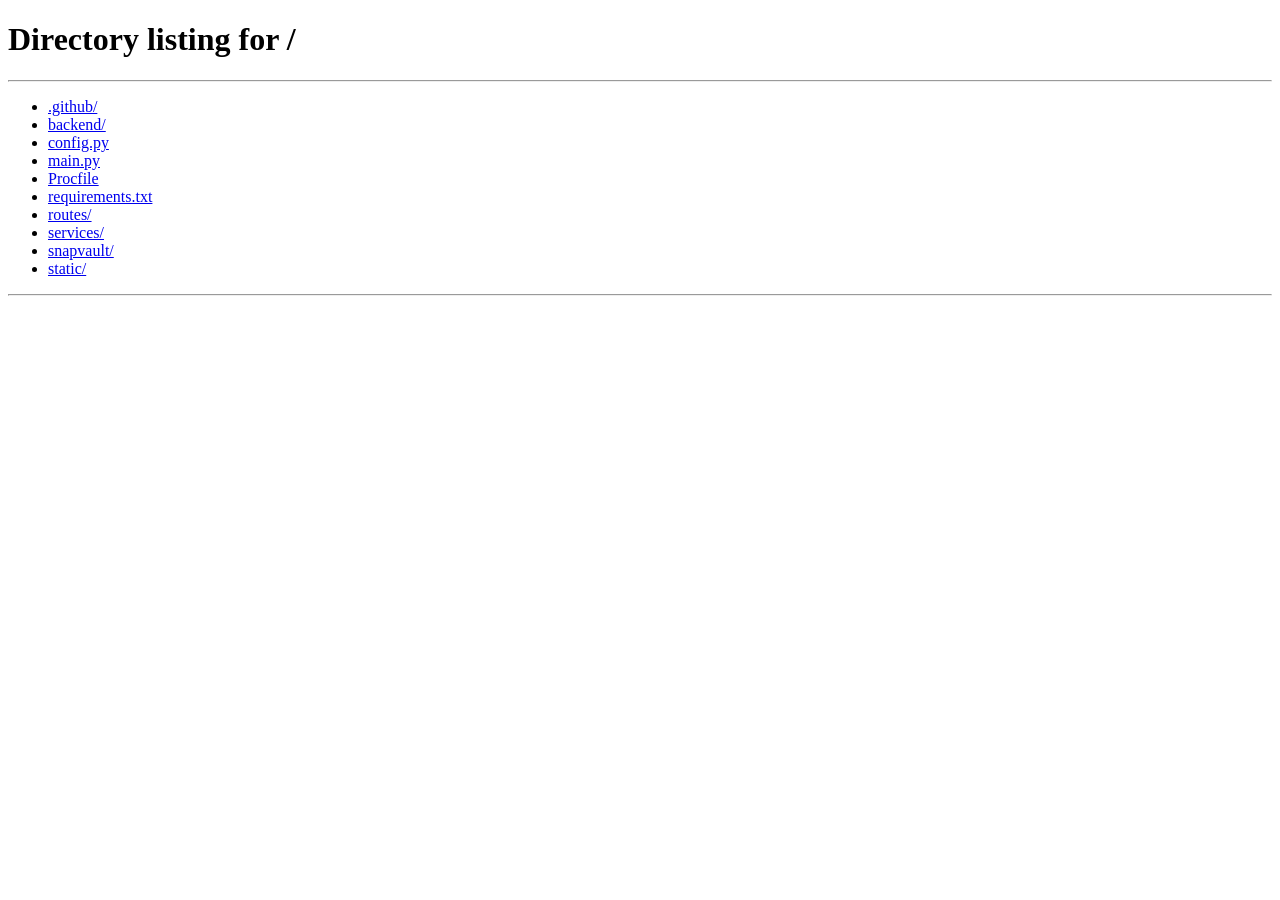
<file: static/index.html>
<!DOCTYPE html>
<html lang="en">
<head>
  <meta charset="UTF-8"/>
  <meta name="viewport" content="width=device-width,initial-scale=1.0"/>
  <title>SnapVault — Browse</title>
  <link rel="stylesheet" href="/static/css/style.css"/>
</head>
<body>
<div class="bg-grid"></div>
<nav>
  <div class="nav-logo">Snap<span class="dot">●</span>Vault</div>
  <div class="nav-links"><a href="/browse" class="nav-link active">Browse</a></div>
  <div class="nav-right">
    <span class="nav-chip" id="nav-chip">CONSUMER</span>
    <span style="font-size:12px;color:var(--text-2)" id="nav-user"></span>
    <button class="btn btn-ghost btn-sm" onclick="doLogout()">Sign Out</button>
  </div>
</nav>

<div class="container page-wrap">
  <div class="page-header">
    <h1 class="page-title">Explore <span class="accent">Photos</span></h1>
    <p class="page-sub">Discover content uploaded by creators</p>
  </div>

  <div style="display:flex;flex-wrap:wrap;gap:12px;align-items:center;margin-bottom:2rem">
    <div class="search-wrap" style="margin-bottom:0;flex:1;min-width:240px">
      <input class="search-input" id="search-input" placeholder="Search by title, tag, location…" type="text"/>
      <button class="btn btn-primary btn-sm" onclick="doSearch()">Search</button>
    </div>
    <button class="btn btn-outline btn-sm" onclick="clearSearch()">Clear</button>
  </div>

  <div id="search-label" style="display:none;font-size:12px;color:var(--text-2);margin-bottom:1rem"></div>
  <div id="photo-grid" class="photo-grid"></div>
  <div id="grid-loader" class="loader-wrap" style="display:none"><div class="spinner"></div><span>Loading photos…</span></div>
  <div id="empty" class="empty-state" style="display:none">
    <span class="empty-icon">📷</span>
    <div class="empty-title">No photos found</div>
    <div class="empty-sub">Try a different search or check back later</div>
  </div>
  <div style="text-align:center;margin-top:2.5rem" id="load-more-wrap" style="display:none">
    <button class="btn btn-outline" id="load-more-btn" onclick="loadMore()">Load More</button>
  </div>
</div>

<div class="toast" id="toast"><div class="toast-dot"></div><span id="toast-msg"></span></div>
<script src="/static/js/auth.js"></script>
<script src="/static/js/consumer.js"></script>
<script>
  requireAuth();
  window.addEventListener('DOMContentLoaded',()=>{
    const u=localStorage.getItem('sv_username');
    if(u){document.getElementById('nav-user').textContent=u;document.getElementById('nav-chip').textContent=(localStorage.getItem('sv_role')||'consumer').toUpperCase();}
    loadPhotos();
    document.getElementById('search-input').addEventListener('keydown',e=>{if(e.key==='Enter')doSearch();});
  });
</script>
</body>
</html>
</file>
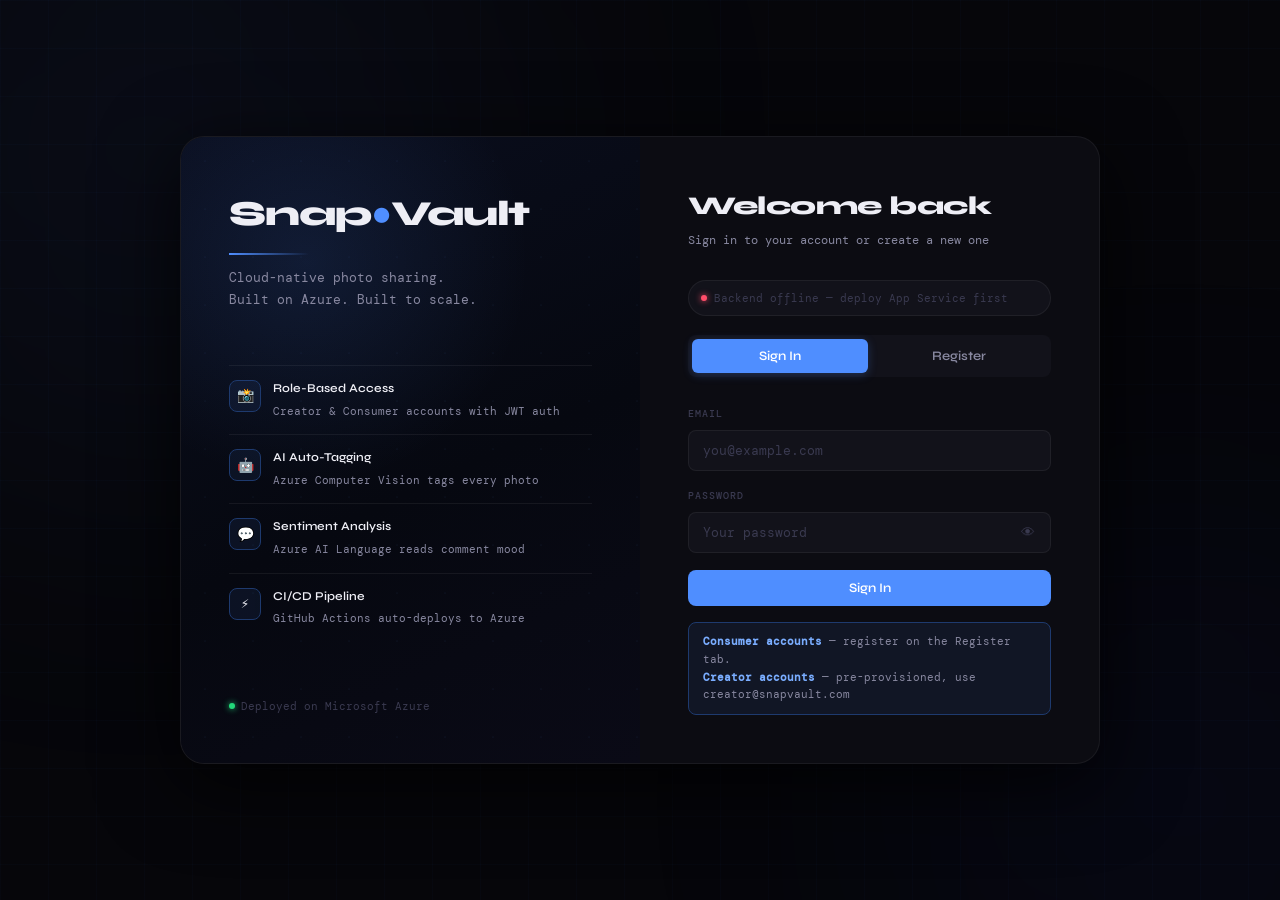
<file: snapvault/frontend/index.html>
<!DOCTYPE html>
<html lang="en">
<head>
  <meta charset="UTF-8"/>
  <meta name="viewport" content="width=device-width,initial-scale=1.0"/>
  <title>SnapVault — Browse</title>
  <link rel="stylesheet" href="css/style.css"/>
</head>
<body>
<div class="bg-grid"></div>
<nav>
  <div class="nav-logo">Snap<span class="dot">●</span>Vault</div>
  <div class="nav-links"><a href="index.html" class="nav-link active">Browse</a></div>
  <div class="nav-right">
    <span class="nav-chip" id="nav-chip">CONSUMER</span>
    <span style="font-size:12px;color:var(--text-2)" id="nav-user"></span>
    <button class="btn btn-ghost btn-sm" onclick="doLogout()">Sign Out</button>
  </div>
</nav>

<div class="container page-wrap">
  <div class="page-header">
    <h1 class="page-title">Explore <span class="accent">Photos</span></h1>
    <p class="page-sub">Discover content uploaded by creators</p>
  </div>

  <div style="display:flex;flex-wrap:wrap;gap:12px;align-items:center;margin-bottom:2rem">
    <div class="search-wrap" style="margin-bottom:0;flex:1;min-width:240px">
      <input class="search-input" id="search-input" placeholder="Search by title, tag, location…" type="text"/>
      <button class="btn btn-primary btn-sm" onclick="doSearch()">Search</button>
    </div>
    <button class="btn btn-outline btn-sm" onclick="clearSearch()">Clear</button>
  </div>

  <div id="search-label" style="display:none;font-size:12px;color:var(--text-2);margin-bottom:1rem"></div>
  <div id="photo-grid" class="photo-grid"></div>
  <div id="grid-loader" class="loader-wrap" style="display:none"><div class="spinner"></div><span>Loading photos…</span></div>
  <div id="empty" class="empty-state" style="display:none">
    <span class="empty-icon">📷</span>
    <div class="empty-title">No photos found</div>
    <div class="empty-sub">Try a different search or check back later</div>
  </div>
  <div style="text-align:center;margin-top:2.5rem" id="load-more-wrap" style="display:none">
    <button class="btn btn-outline" id="load-more-btn" onclick="loadMore()">Load More</button>
  </div>
</div>

<div class="toast" id="toast"><div class="toast-dot"></div><span id="toast-msg"></span></div>
<script src="js/config.js"></script>
<script src="js/auth.js"></script>
<script src="js/consumer.js"></script>
<script>
  requireAuth();
  window.addEventListener('DOMContentLoaded',()=>{
    const u=localStorage.getItem('sv_username');
    if(u){document.getElementById('nav-user').textContent=u;document.getElementById('nav-chip').textContent=(localStorage.getItem('sv_role')||'consumer').toUpperCase();}
    loadPhotos();
    document.getElementById('search-input').addEventListener('keydown',e=>{if(e.key==='Enter')doSearch();});
  });
</script>
</body>
</html>
</file>
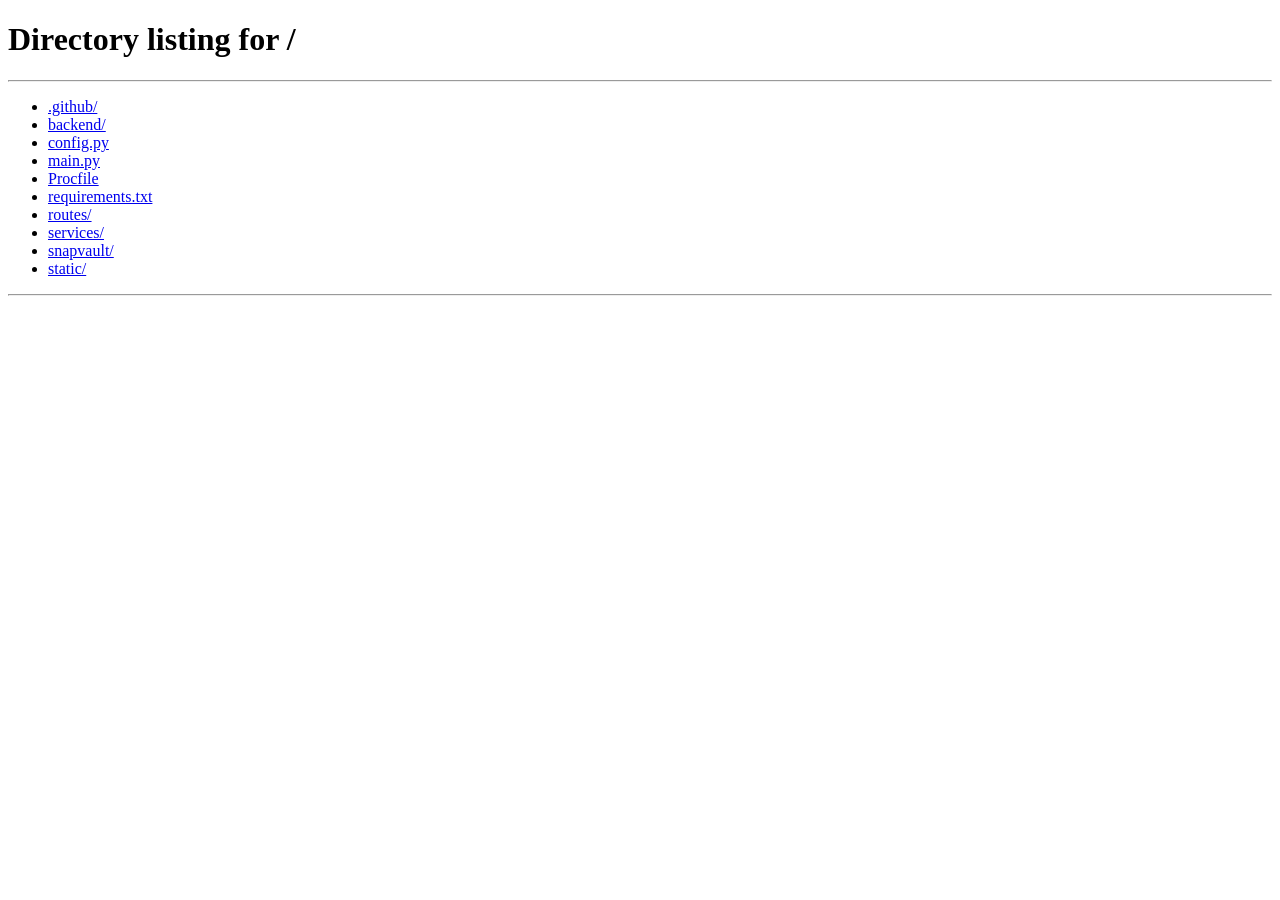
<file: static/creator.html>
<!DOCTYPE html>
<html lang="en">
<head>
  <meta charset="UTF-8"/>
  <meta name="viewport" content="width=device-width,initial-scale=1.0"/>
  <title>SnapVault — Creator Studio</title>
  <link rel="stylesheet" href="/static/css/style.css"/>
</head>
<body>
<div class="bg-grid"></div>
<nav>
  <div class="nav-logo">Snap<span class="dot">●</span>Vault</div>
  <div class="nav-links"><a href="/studio" class="nav-link active">Studio</a></div>
  <div class="nav-right">
    <span class="nav-chip creator">CREATOR</span>
    <span style="font-size:12px;color:var(--text-2)" id="nav-user"></span>
    <button class="btn btn-ghost btn-sm" onclick="doLogout()">Sign Out</button>
  </div>
</nav>

<div class="dashboard-layout">
  <div class="sidebar">
    <div class="sidebar-label">Navigation</div>
    <a href="#" class="sidebar-link active" id="link-upload" onclick="showSection('upload');return false"><span class="sidebar-icon">📤</span>Upload Photo</a>
    <a href="#" class="sidebar-link" id="link-photos" onclick="showSection('photos');return false"><span class="sidebar-icon">🖼️</span>My Photos</a>
    <div class="sidebar-stat">
      <div class="sidebar-stat-num" id="sb-count">—</div>
      <div class="sidebar-stat-label">Photos uploaded</div>
    </div>
  </div>

  <div class="main-area">

    <!-- UPLOAD -->
    <div id="section-upload">
      <div class="section-header">
        <div class="section-title">Upload a Photo</div>
      </div>
      <div style="display:grid;grid-template-columns:1fr 1fr;gap:2rem;max-width:860px">
        <div>
          <div class="upload-zone" id="drop-zone" onclick="document.getElementById('file-input').click()">
            <input type="file" id="file-input" accept="image/jpeg,image/png,image/webp,image/gif" onchange="handleFile(event)"/>
            <div class="upload-icon-wrap">📸</div>
            <div class="upload-label">Drop image here</div>
            <div class="upload-hint">or click to browse — JPG PNG WEBP GIF, max 10MB</div>
          </div>
          <div class="preview-wrap" id="preview-wrap"><img id="preview-img" src="" alt="Preview"/></div>
        </div>
        <div>
          <div class="form-group"><label>Title <span style="color:var(--danger)">*</span></label><input class="form-control" type="text" id="u-title" placeholder="Give your photo a title" maxlength="100"/></div>
          <div class="form-group"><label>Caption</label><textarea class="form-control" id="u-caption" rows="3" placeholder="Describe the photo…"></textarea></div>
          <div class="form-group"><label>Location</label><input class="form-control" type="text" id="u-location" placeholder="e.g. London, UK"/></div>
          <div class="form-group"><label>People Present</label><input class="form-control" type="text" id="u-people" placeholder="Names separated by commas"/></div>
          <div class="alert alert-error"   id="upload-err"></div>
          <div class="alert alert-success" id="upload-ok"></div>
          <button class="btn btn-primary btn-full" id="upload-btn" onclick="uploadPhoto()">
            <span id="upload-btn-txt">Upload to Vault</span>
            <span class="loader-inline" id="upload-ld" style="display:none"></span>
          </button>
        </div>
      </div>
    </div>

    <!-- MY PHOTOS -->
    <div id="section-photos" style="display:none">
      <div class="section-header">
        <div class="section-title">My Photos</div>
        <button class="btn btn-outline btn-sm" onclick="loadMyPhotos()">Refresh</button>
      </div>
      <div class="stats-grid" style="max-width:600px">
        <div class="stat-card"><div class="stat-num" id="st-total">0</div><div class="stat-label">Total Photos</div></div>
        <div class="stat-card"><div class="stat-num" id="st-comments">0</div><div class="stat-label">Comments</div></div>
        <div class="stat-card"><div class="stat-num" id="st-avg">—</div><div class="stat-label">Avg Rating</div></div>
      </div>
      <div id="my-grid" class="photo-grid"></div>
      <div id="my-loader" class="loader-wrap" style="display:none"><div class="spinner"></div><span>Loading…</span></div>
      <div id="my-empty" class="empty-state" style="display:none">
        <span class="empty-icon">📷</span>
        <div class="empty-title">No uploads yet</div>
        <div class="empty-sub">Upload your first photo to get started</div>
      </div>
    </div>

  </div>
</div>

<!-- DELETE MODAL -->
<div class="modal-overlay" id="del-modal">
  <div class="modal">
    <div class="modal-title">Delete Photo?</div>
    <div class="modal-body">This will permanently remove the photo and all its comments. This cannot be undone.</div>
    <div class="modal-actions">
      <button class="btn btn-danger" id="del-confirm" onclick="confirmDelete()">
        <span id="del-txt">Delete</span>
        <span class="loader-inline" id="del-ld" style="display:none"></span>
      </button>
      <button class="btn btn-outline" onclick="closeModal()">Cancel</button>
    </div>
  </div>
</div>

<div class="toast" id="toast"><div class="toast-dot"></div><span id="toast-msg"></span></div>
<script src="/static/js/auth.js"></script>
<script src="/static/js/creator.js"></script>
<script>
  requireAuth('creator');
  window.addEventListener('DOMContentLoaded',()=>{
    const u=localStorage.getItem('sv_username');
    if(u)document.getElementById('nav-user').textContent=u;
    loadStats();setupDrop();
  });
  function showSection(n){
    document.getElementById('section-upload').style.display=n==='upload'?'block':'none';
    document.getElementById('section-photos').style.display=n==='photos'?'block':'none';
    document.getElementById('link-upload').classList.toggle('active',n==='upload');
    document.getElementById('link-photos').classList.toggle('active',n==='photos');
    if(n==='photos')loadMyPhotos();
  }
</script>
</body>
</html>
</file>
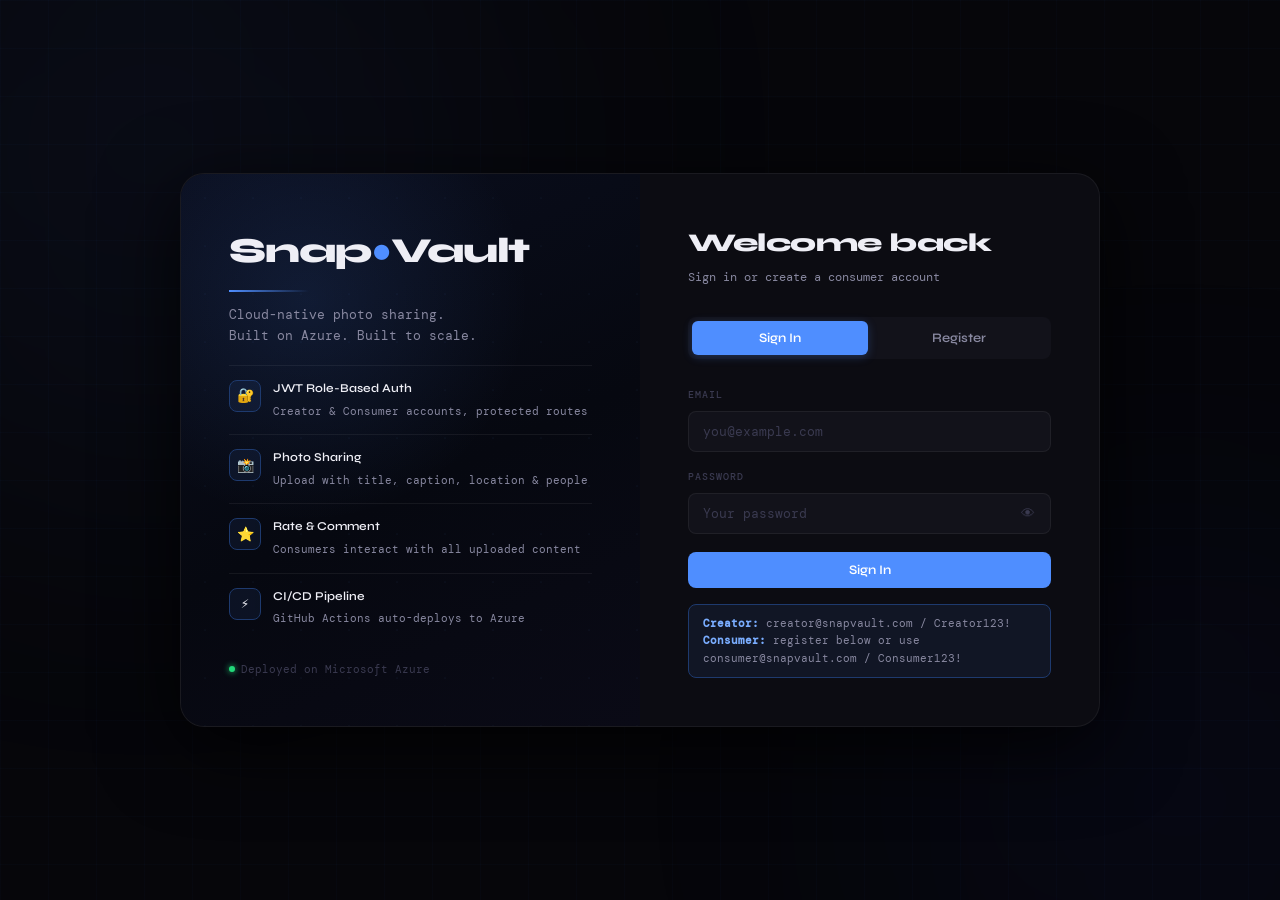
<file: static/login.html>
<!DOCTYPE html>
<html lang="en">
<head>
  <meta charset="UTF-8"/>
  <meta name="viewport" content="width=device-width,initial-scale=1.0"/>
  <title>SnapVault — Sign In</title>
  <link rel="stylesheet" href="/static/css/style.css"/>
</head>
<body>
<div class="bg-grid"></div>
<div class="bg-orb bg-orb-1"></div>
<div class="bg-orb bg-orb-2"></div>

<div class="login-wrap">
  <div class="login-card">

    <div class="login-left">
      <div>
        <div class="login-logo">Snap<span class="dot">●</span>Vault</div>
        <div class="logo-line"></div>
        <p class="login-tagline" style="margin-top:12px">Cloud-native photo sharing.<br/>Built on Azure. Built to scale.</p>
      </div>
      <div class="feature-list">
        <div class="feature-item"><div class="feature-icon">🔐</div><div class="feature-text"><strong>JWT Role-Based Auth</strong><span>Creator & Consumer accounts, protected routes</span></div></div>
        <div class="feature-item"><div class="feature-icon">📸</div><div class="feature-text"><strong>Photo Sharing</strong><span>Upload with title, caption, location & people</span></div></div>
        <div class="feature-item"><div class="feature-icon">⭐</div><div class="feature-text"><strong>Rate & Comment</strong><span>Consumers interact with all uploaded content</span></div></div>
        <div class="feature-item"><div class="feature-icon">⚡</div><div class="feature-text"><strong>CI/CD Pipeline</strong><span>GitHub Actions auto-deploys to Azure</span></div></div>
      </div>
      <div class="login-footer"><div class="live-dot"></div>Deployed on Microsoft Azure</div>
    </div>

    <div class="login-right">
      <div class="login-form-wrap">
        <div class="login-form-title">Welcome back</div>
        <div class="login-form-sub">Sign in or create a consumer account</div>

        <div class="tabs">
          <button class="tab-btn active" id="tab-in"  onclick="switchTab('in')">Sign In</button>
          <button class="tab-btn"        id="tab-reg" onclick="switchTab('reg')">Register</button>
        </div>

        <div class="alert alert-error"   id="aerr"></div>
        <div class="alert alert-success" id="aok"></div>

        <div id="form-in">
          <div class="form-group"><label>Email</label>
            <input class="form-control" type="email" id="in-email" placeholder="you@example.com" autocomplete="email"/></div>
          <div class="form-group"><label>Password</label>
            <div class="input-wrap">
              <input class="form-control" type="password" id="in-pw" placeholder="Your password" autocomplete="current-password"/>
              <button class="pw-toggle" onclick="togglePw('in-pw',this)">👁</button>
            </div></div>
          <button class="btn btn-primary btn-full" id="btn-in" onclick="doLogin()">
            <span id="btn-in-txt">Sign In</span>
            <span class="loader-inline" id="btn-in-ld" style="display:none"></span>
          </button>
          <div class="note-box" style="margin-top:1rem">
            <strong>Creator:</strong> creator@snapvault.com / Creator123!<br/>
            <strong>Consumer:</strong> register below or use consumer@snapvault.com / Consumer123!
          </div>
        </div>

        <div id="form-reg" style="display:none">
          <div class="form-group"><label>Username</label>
            <input class="form-control" type="text" id="reg-user" placeholder="choose a username"/></div>
          <div class="form-group"><label>Email</label>
            <input class="form-control" type="email" id="reg-email" placeholder="you@example.com"/></div>
          <div class="form-group"><label>Password</label>
            <div class="input-wrap">
              <input class="form-control" type="password" id="reg-pw" placeholder="Minimum 8 characters"/>
              <button class="pw-toggle" onclick="togglePw('reg-pw',this)">👁</button>
            </div></div>
          <button class="btn btn-primary btn-full" id="btn-reg" onclick="doRegister()">
            <span id="btn-reg-txt">Create Account</span>
            <span class="loader-inline" id="btn-reg-ld" style="display:none"></span>
          </button>
        </div>
      </div>
    </div>
  </div>
</div>

<div class="toast" id="toast"><div class="toast-dot"></div><span id="toast-msg"></span></div>
<script src="/static/js/auth.js"></script>
<script>
  (function(){const t=getToken(),r=getRole();if(t)window.location.href=r==='creator'?'/studio':'/browse';})();

  function switchTab(t){
    document.getElementById('form-in').style.display=t==='in'?'block':'none';
    document.getElementById('form-reg').style.display=t==='reg'?'block':'none';
    document.getElementById('tab-in').classList.toggle('active',t==='in');
    document.getElementById('tab-reg').classList.toggle('active',t==='reg');
    clearAlerts();
  }
  function clearAlerts(){['aerr','aok'].forEach(id=>document.getElementById(id).style.display='none');}
  function showAlert(type,msg){clearAlerts();const el=document.getElementById(type==='err'?'aerr':'aok');el.textContent=msg;el.style.display='block';}
  function setBusy(f,b){document.getElementById('btn-'+f+'-txt').style.display=b?'none':'inline';document.getElementById('btn-'+f+'-ld').style.display=b?'inline-block':'none';document.getElementById('btn-'+f).disabled=b;}
  function togglePw(id,btn){const i=document.getElementById(id);i.type=i.type==='password'?'text':'password';btn.textContent=i.type==='password'?'👁':'🙈';}

  async function doLogin(){
    clearAlerts();
    const email=document.getElementById('in-email').value.trim();
    const pw=document.getElementById('in-pw').value;
    if(!email)return showAlert('err','Please enter your email.');
    if(!pw)return showAlert('err','Please enter your password.');
    setBusy('in',true);
    try{const r=await login(email,pw);window.location.href=r.role==='creator'?'/studio':'/browse';}
    catch(e){showAlert('err',e.message||'Login failed.');}
    finally{setBusy('in',false);}
  }

  async function doRegister(){
    clearAlerts();
    const u=document.getElementById('reg-user').value.trim();
    const e=document.getElementById('reg-email').value.trim();
    const p=document.getElementById('reg-pw').value;
    if(!u||!e)return showAlert('err','All fields required.');
    if(p.length<8)return showAlert('err','Password must be at least 8 characters.');
    setBusy('reg',true);
    try{await register(u,e,p);showAlert('ok','✓ Account created! Sign in now.');setTimeout(()=>switchTab('in'),1500);}
    catch(e){showAlert('err',e.message);}
    finally{setBusy('reg',false);}
  }
  document.addEventListener('keydown',e=>{if(e.key!=='Enter')return;if(document.getElementById('form-in').style.display!=='none')doLogin();else doRegister();});
</script>
</body>
</html>
</file>
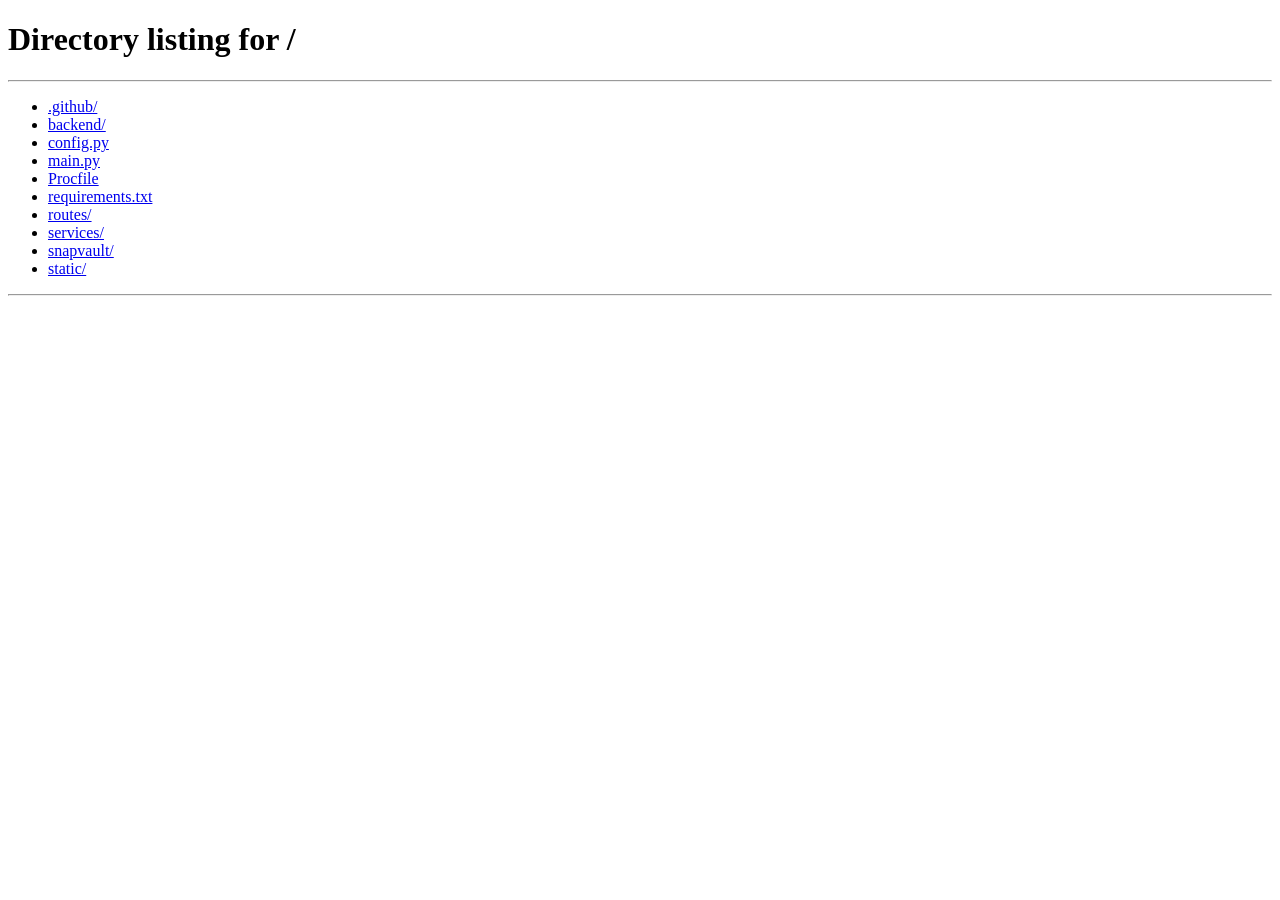
<file: static/photo.html>
<!DOCTYPE html>
<html lang="en">
<head>
  <meta charset="UTF-8"/>
  <meta name="viewport" content="width=device-width,initial-scale=1.0"/>
  <title>SnapVault — Photo</title>
  <link rel="stylesheet" href="/static/css/style.css"/>
</head>
<body>
<div class="bg-grid"></div>
<nav>
  <div class="nav-logo">Snap<span class="dot">●</span>Vault</div>
  <div class="nav-links"><a href="/browse" class="nav-link">← Back to Browse</a></div>
  <div class="nav-right">
    <span class="nav-chip" id="nav-chip">CONSUMER</span>
    <button class="btn btn-ghost btn-sm" onclick="doLogout()">Sign Out</button>
  </div>
</nav>

<div class="container page-wrap">
  <div id="page-loader" class="loader-wrap"><div class="spinner"></div><span>Loading photo…</span></div>

  <div id="photo-content" style="display:none">
    <div class="detail-grid">

      <!-- IMAGE -->
      <div>
        <div class="detail-img-wrap">
          <img id="photo-img" src="" alt=""/>
        </div>
        <div id="ai-tags-wrap" style="display:none;margin-top:1rem">
          <div style="font-size:10px;color:var(--text-3);text-transform:uppercase;letter-spacing:.8px;margin-bottom:6px">🤖 AI-detected tags</div>
          <div class="tags-row" id="ai-tags"></div>
        </div>
      </div>

      <!-- SIDEBAR -->
      <div class="detail-sidebar">

        <div class="detail-panel">
          <h1 class="detail-title" id="photo-title">—</h1>
          <div class="meta-row"><span class="meta-key">Caption</span><span class="meta-val" id="photo-caption">—</span></div>
          <div class="meta-row"><span class="meta-key">Location</span><span class="meta-val" id="photo-location">—</span></div>
          <div class="meta-row"><span class="meta-key">People</span><span class="meta-val" id="photo-people">—</span></div>
          <div class="meta-row"><span class="meta-key">Creator</span><span class="meta-val" id="photo-creator">—</span></div>
          <div class="meta-row"><span class="meta-key">Uploaded</span><span class="meta-val" id="photo-date">—</span></div>
          <div class="rating-display" style="border-top:1px solid var(--border);padding-top:1.2rem;margin-top:1.2rem">
            <div class="rating-num" id="avg-rating">—</div>
            <div class="stars" id="avg-stars"></div>
            <div class="rating-sub" id="rating-count">0 ratings</div>
          </div>
        </div>

        <div class="detail-panel">
          <div class="panel-title">Add a Comment</div>
          <div style="margin-bottom:1rem">
            <div style="font-size:10px;color:var(--text-3);text-transform:uppercase;letter-spacing:.8px;margin-bottom:8px">Your Rating (optional)</div>
            <div class="stars-input" id="star-input">
              <span class="star" data-v="1" onclick="setRating(1)">★</span>
              <span class="star" data-v="2" onclick="setRating(2)">★</span>
              <span class="star" data-v="3" onclick="setRating(3)">★</span>
              <span class="star" data-v="4" onclick="setRating(4)">★</span>
              <span class="star" data-v="5" onclick="setRating(5)">★</span>
            </div>
          </div>
          <div class="form-group">
            <label>Comment</label>
            <textarea class="form-control" id="comment-text" placeholder="Share your thoughts…"></textarea>
          </div>
          <button class="btn btn-primary btn-full" id="comment-btn" onclick="submitComment()">
            <span id="comment-btn-txt">Post Comment</span>
            <span class="loader-inline" id="comment-ld" style="display:none"></span>
          </button>
        </div>

        <div class="detail-panel">
          <div class="panel-title">Comments</div>
          <div id="comments-list"><div class="loader-wrap" style="padding:1.5rem"><div class="spinner"></div></div></div>
        </div>

      </div>
    </div>
  </div>
</div>

<div class="toast" id="toast"><div class="toast-dot"></div><span id="toast-msg"></span></div>
<script src="/static/js/auth.js"></script>
<script src="/static/js/consumer.js"></script>
<script>
  requireAuth();
  let selectedRating=0;
  function setRating(v){selectedRating=v;document.querySelectorAll('#star-input .star').forEach(s=>s.classList.toggle('active',parseInt(s.dataset.v)<=v));}
  window.addEventListener('DOMContentLoaded',()=>{
    const id=new URLSearchParams(window.location.search).get('id');
    if(!id){window.location.href='index.html';return;}
    loadPhotoDetail(id);
  });
</script>
</body>
</html>
</file>
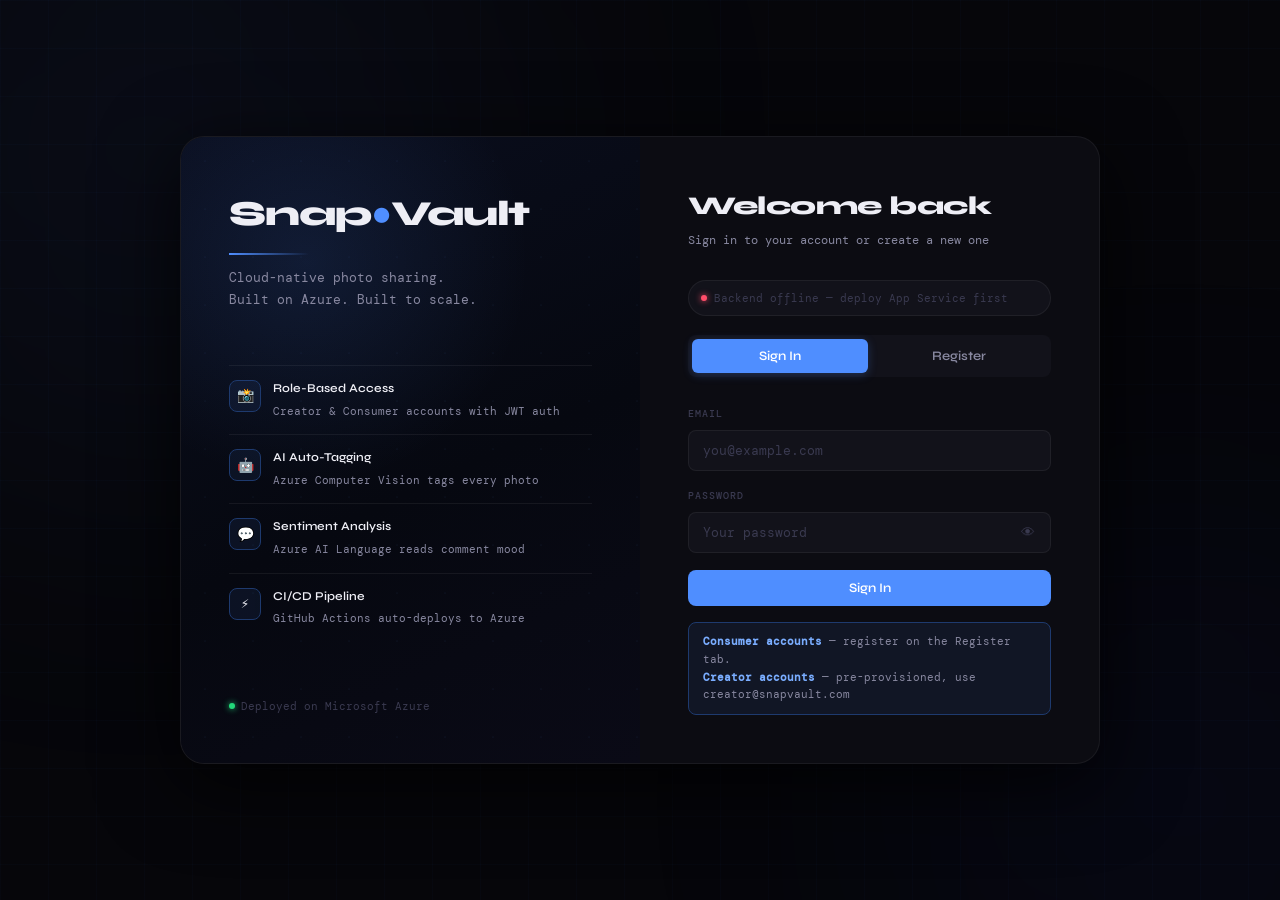
<file: snapvault/frontend/creator.html>
<!DOCTYPE html>
<html lang="en">
<head>
  <meta charset="UTF-8"/>
  <meta name="viewport" content="width=device-width,initial-scale=1.0"/>
  <title>SnapVault — Creator Studio</title>
  <link rel="stylesheet" href="css/style.css"/>
</head>
<body>
<div class="bg-grid"></div>
<nav>
  <div class="nav-logo">Snap<span class="dot">●</span>Vault</div>
  <div class="nav-links"><a href="creator.html" class="nav-link active">Studio</a></div>
  <div class="nav-right">
    <span class="nav-chip creator">CREATOR</span>
    <span style="font-size:12px;color:var(--text-2)" id="nav-user"></span>
    <button class="btn btn-ghost btn-sm" onclick="doLogout()">Sign Out</button>
  </div>
</nav>

<div class="dashboard-layout">
  <div class="sidebar">
    <div class="sidebar-label">Navigation</div>
    <a href="#" class="sidebar-link active" id="link-upload" onclick="showSection('upload');return false"><span class="sidebar-icon">📤</span>Upload Photo</a>
    <a href="#" class="sidebar-link" id="link-photos" onclick="showSection('photos');return false"><span class="sidebar-icon">🖼️</span>My Photos</a>
    <div class="sidebar-stat">
      <div class="sidebar-stat-num" id="sb-count">—</div>
      <div class="sidebar-stat-label">Photos uploaded</div>
    </div>
  </div>

  <div class="main-area">

    <!-- UPLOAD -->
    <div id="section-upload">
      <div class="section-header">
        <div class="section-title">Upload a Photo</div>
      </div>
      <div style="display:grid;grid-template-columns:1fr 1fr;gap:2rem;max-width:860px">
        <div>
          <div class="upload-zone" id="drop-zone" onclick="document.getElementById('file-input').click()">
            <input type="file" id="file-input" accept="image/jpeg,image/png,image/webp,image/gif" onchange="handleFile(event)"/>
            <div class="upload-icon-wrap">📸</div>
            <div class="upload-label">Drop image here</div>
            <div class="upload-hint">or click to browse — JPG PNG WEBP GIF, max 10MB</div>
          </div>
          <div class="preview-wrap" id="preview-wrap"><img id="preview-img" src="" alt="Preview"/></div>
        </div>
        <div>
          <div class="form-group"><label>Title <span style="color:var(--danger)">*</span></label><input class="form-control" type="text" id="u-title" placeholder="Give your photo a title" maxlength="100"/></div>
          <div class="form-group"><label>Caption</label><textarea class="form-control" id="u-caption" rows="3" placeholder="Describe the photo…"></textarea></div>
          <div class="form-group"><label>Location</label><input class="form-control" type="text" id="u-location" placeholder="e.g. London, UK"/></div>
          <div class="form-group"><label>People Present</label><input class="form-control" type="text" id="u-people" placeholder="Names separated by commas"/></div>
          <div class="alert alert-error"   id="upload-err"></div>
          <div class="alert alert-success" id="upload-ok"></div>
          <button class="btn btn-primary btn-full" id="upload-btn" onclick="uploadPhoto()">
            <span id="upload-btn-txt">Upload to Vault</span>
            <span class="loader-inline" id="upload-ld" style="display:none"></span>
          </button>
        </div>
      </div>
    </div>

    <!-- MY PHOTOS -->
    <div id="section-photos" style="display:none">
      <div class="section-header">
        <div class="section-title">My Photos</div>
        <button class="btn btn-outline btn-sm" onclick="loadMyPhotos()">Refresh</button>
      </div>
      <div class="stats-grid" style="max-width:600px">
        <div class="stat-card"><div class="stat-num" id="st-total">0</div><div class="stat-label">Total Photos</div></div>
        <div class="stat-card"><div class="stat-num" id="st-comments">0</div><div class="stat-label">Comments</div></div>
        <div class="stat-card"><div class="stat-num" id="st-avg">—</div><div class="stat-label">Avg Rating</div></div>
      </div>
      <div id="my-grid" class="photo-grid"></div>
      <div id="my-loader" class="loader-wrap" style="display:none"><div class="spinner"></div><span>Loading…</span></div>
      <div id="my-empty" class="empty-state" style="display:none">
        <span class="empty-icon">📷</span>
        <div class="empty-title">No uploads yet</div>
        <div class="empty-sub">Upload your first photo to get started</div>
      </div>
    </div>

  </div>
</div>

<!-- DELETE MODAL -->
<div class="modal-overlay" id="del-modal">
  <div class="modal">
    <div class="modal-title">Delete Photo?</div>
    <div class="modal-body">This will permanently remove the photo and all its comments. This cannot be undone.</div>
    <div class="modal-actions">
      <button class="btn btn-danger" id="del-confirm" onclick="confirmDelete()">
        <span id="del-txt">Delete</span>
        <span class="loader-inline" id="del-ld" style="display:none"></span>
      </button>
      <button class="btn btn-outline" onclick="closeModal()">Cancel</button>
    </div>
  </div>
</div>

<div class="toast" id="toast"><div class="toast-dot"></div><span id="toast-msg"></span></div>
<script src="js/config.js"></script>
<script src="js/auth.js"></script>
<script src="js/creator.js"></script>
<script>
  requireAuth('creator');
  window.addEventListener('DOMContentLoaded',()=>{
    const u=localStorage.getItem('sv_username');
    if(u)document.getElementById('nav-user').textContent=u;
    loadStats();setupDrop();
  });
  function showSection(n){
    document.getElementById('section-upload').style.display=n==='upload'?'block':'none';
    document.getElementById('section-photos').style.display=n==='photos'?'block':'none';
    document.getElementById('link-upload').classList.toggle('active',n==='upload');
    document.getElementById('link-photos').classList.toggle('active',n==='photos');
    if(n==='photos')loadMyPhotos();
  }
</script>
</body>
</html>
</file>
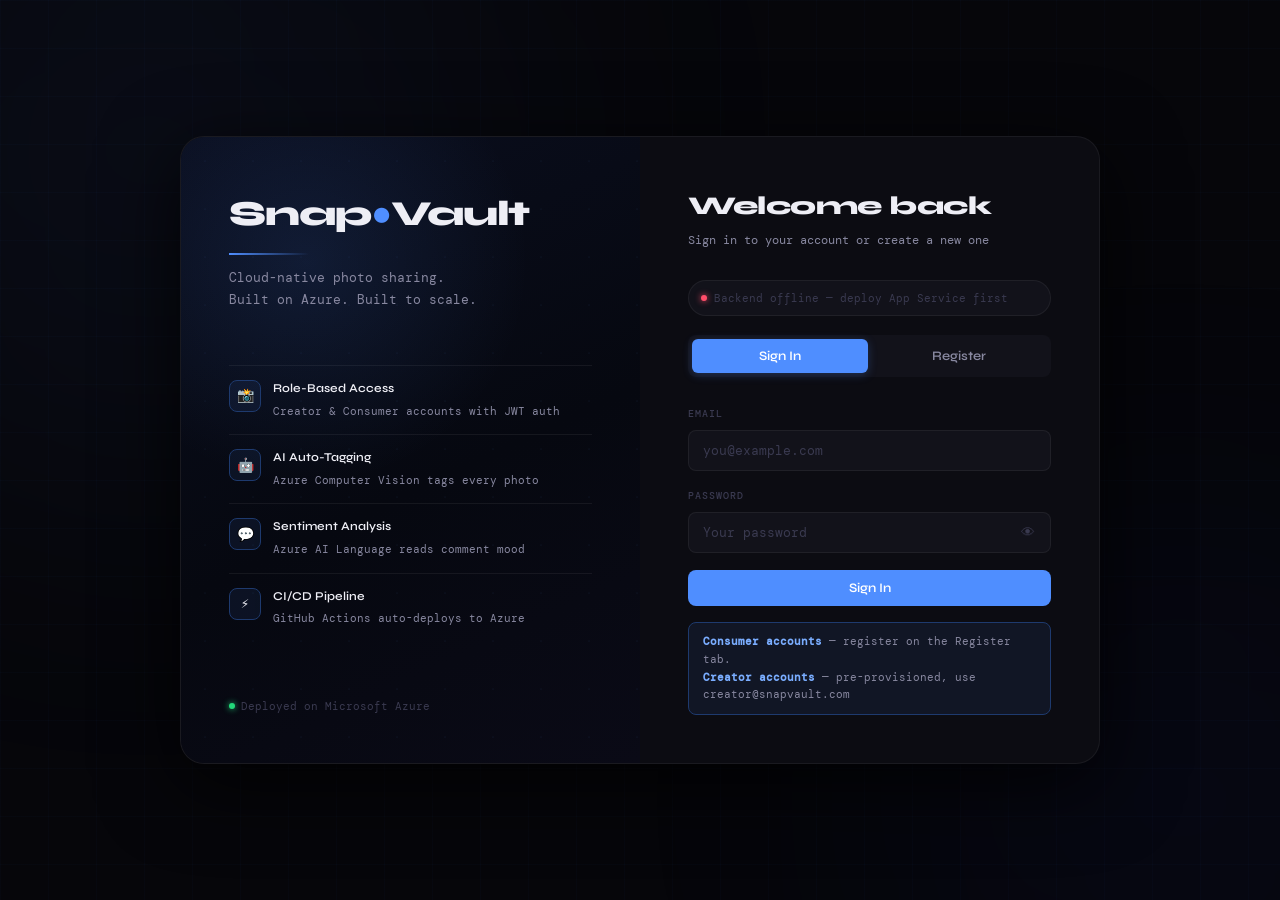
<file: snapvault/frontend/login.html>
<!DOCTYPE html>
<html lang="en">
<head>
  <meta charset="UTF-8"/>
  <meta name="viewport" content="width=device-width,initial-scale=1.0"/>
  <title>SnapVault — Sign In</title>
  <link rel="stylesheet" href="css/style.css"/>
</head>
<body>
<div class="bg-grid"></div>
<div class="bg-orb bg-orb-1"></div>
<div class="bg-orb bg-orb-2"></div>

<div class="login-wrap">
  <div class="login-card">

    <!-- LEFT BRAND PANEL -->
    <div class="login-left" id="left-panel">
      <div>
        <div class="login-logo">Snap<span class="dot">●</span>Vault</div>
        <div class="logo-line"></div>
        <p class="login-tagline" style="margin-top:12px">Cloud-native photo sharing.<br/>Built on Azure. Built to scale.</p>
      </div>

      <div class="feature-list">
        <div class="feature-item">
          <div class="feature-icon">📸</div>
          <div class="feature-text"><strong>Role-Based Access</strong><span>Creator & Consumer accounts with JWT auth</span></div>
        </div>
        <div class="feature-item">
          <div class="feature-icon">🤖</div>
          <div class="feature-text"><strong>AI Auto-Tagging</strong><span>Azure Computer Vision tags every photo</span></div>
        </div>
        <div class="feature-item">
          <div class="feature-icon">💬</div>
          <div class="feature-text"><strong>Sentiment Analysis</strong><span>Azure AI Language reads comment mood</span></div>
        </div>
        <div class="feature-item">
          <div class="feature-icon">⚡</div>
          <div class="feature-text"><strong>CI/CD Pipeline</strong><span>GitHub Actions auto-deploys to Azure</span></div>
        </div>
      </div>

      <div class="login-footer">
        <div class="live-dot"></div>
        Deployed on Microsoft Azure
      </div>
    </div>

    <!-- RIGHT FORM PANEL -->
    <div class="login-right">
      <div class="login-form-wrap">
        <div class="login-form-title">Welcome back</div>
        <div class="login-form-sub">Sign in to your account or create a new one</div>

        <div class="backend-status">
          <div class="status-dot" id="sdot"></div>
          <span id="stext">Checking connection…</span>
        </div>

        <div class="tabs">
          <button class="tab-btn active" id="tab-in"  onclick="switchTab('in')">Sign In</button>
          <button class="tab-btn"        id="tab-reg" onclick="switchTab('reg')">Register</button>
        </div>

        <div class="alert alert-error"   id="aerr"></div>
        <div class="alert alert-success" id="aok"></div>

        <!-- SIGN IN -->
        <div id="form-in">
          <div class="form-group">
            <label>Email</label>
            <input class="form-control" type="email" id="in-email" placeholder="you@example.com" autocomplete="email"/>
          </div>
          <div class="form-group">
            <label>Password</label>
            <div class="input-wrap">
              <input class="form-control" type="password" id="in-pw" placeholder="Your password" autocomplete="current-password"/>
              <button class="pw-toggle" onclick="togglePw('in-pw',this)">👁</button>
            </div>
          </div>
          <button class="btn btn-primary btn-full" id="btn-in" onclick="doLogin()">
            <span id="btn-in-txt">Sign In</span>
            <span class="loader-inline" id="btn-in-ld" style="display:none"></span>
          </button>
          <div class="note-box" style="margin-top:1rem">
            <strong>Consumer accounts</strong> — register on the Register tab.<br/>
            <strong>Creator accounts</strong> — pre-provisioned, use creator@snapvault.com
          </div>
        </div>

        <!-- REGISTER -->
        <div id="form-reg" style="display:none">
          <div class="form-group">
            <label>Username</label>
            <input class="form-control" type="text" id="reg-user" placeholder="choose a username" autocomplete="username"/>
          </div>
          <div class="form-group">
            <label>Email</label>
            <input class="form-control" type="email" id="reg-email" placeholder="you@example.com" autocomplete="email"/>
          </div>
          <div class="form-group">
            <label>Password</label>
            <div class="input-wrap">
              <input class="form-control" type="password" id="reg-pw" placeholder="Minimum 8 characters" autocomplete="new-password"/>
              <button class="pw-toggle" onclick="togglePw('reg-pw',this)">👁</button>
            </div>
          </div>
          <button class="btn btn-primary btn-full" id="btn-reg" onclick="doRegister()">
            <span id="btn-reg-txt">Create Account</span>
            <span class="loader-inline" id="btn-reg-ld" style="display:none"></span>
          </button>
          <div class="note-box" style="margin-top:1rem">
            Registering creates a <strong>Consumer</strong> account.<br/>
            Browse, comment and rate photos.
          </div>
        </div>

      </div>
    </div>
  </div>
</div>

<div class="toast" id="toast"><div class="toast-dot"></div><span id="toast-msg"></span></div>
<script src="js/config.js"></script>
<script src="js/auth.js"></script>
<script>
  // Redirect if already logged in
  (function(){ const t=localStorage.getItem('sv_token'),r=localStorage.getItem('sv_role');if(t)window.location.href=r==='creator'?'creator.html':'index.html'; })();

  // Animated particles
  const panel=document.getElementById('left-panel');
  for(let i=0;i<14;i++){const p=document.createElement('div');p.style.cssText=`position:absolute;border-radius:50%;background:var(--blue);opacity:0;width:${Math.random()*4+2}px;height:${Math.random()*4+2}px;left:${Math.random()*100}%;bottom:${Math.random()*30}%;animation:orb ${Math.random()*8+6}s linear ${Math.random()*6}s infinite`;panel.appendChild(p);}

  // Backend health check
  async function checkBackend(){
    const dot=document.getElementById('sdot'),txt=document.getElementById('stext');
    try{
      const r=await fetch(API_URL+'/',{signal:AbortSignal.timeout(5000)});
      if(r.ok){dot.className='status-dot ok';txt.textContent='Connected to backend';}
      else throw 0;
    }catch{dot.className='status-dot err';txt.textContent='Backend offline — deploy App Service first';}
  }
  checkBackend();

  function switchTab(t){
    document.getElementById('form-in').style.display=t==='in'?'block':'none';
    document.getElementById('form-reg').style.display=t==='reg'?'block':'none';
    document.getElementById('tab-in').classList.toggle('active',t==='in');
    document.getElementById('tab-reg').classList.toggle('active',t==='reg');
    clearAlerts();
  }
  function clearAlerts(){['aerr','aok'].forEach(id=>{document.getElementById(id).style.display='none'});}
  function showAlert(type,msg){clearAlerts();const el=document.getElementById(type==='err'?'aerr':'aok');el.textContent=msg;el.style.display='block';}
  function setBusy(form,busy){
    document.getElementById('btn-'+form+'-txt').style.display=busy?'none':'inline';
    document.getElementById('btn-'+form+'-ld').style.display=busy?'inline-block':'none';
    document.getElementById('btn-'+form).disabled=busy;
  }
  function togglePw(id,btn){const i=document.getElementById(id);i.type=i.type==='password'?'text':'password';btn.textContent=i.type==='password'?'👁':'🙈';}

  async function doLogin(){
    clearAlerts();
    const email=document.getElementById('in-email').value.trim();
    const pw=document.getElementById('in-pw').value;
    if(!email)return showAlert('err','Please enter your email.');
    if(!pw)return showAlert('err','Please enter your password.');
    setBusy('in',true);
    try{const r=await login(email,pw);window.location.href=r.role==='creator'?'creator.html':'index.html';}
    catch(e){showAlert('err',e.message||'Login failed. Check your credentials.');}
    finally{setBusy('in',false);}
  }

  async function doRegister(){
    clearAlerts();
    const u=document.getElementById('reg-user').value.trim();
    const e=document.getElementById('reg-email').value.trim();
    const p=document.getElementById('reg-pw').value;
    if(!u)return showAlert('err','Username is required.');
    if(!e)return showAlert('err','Email is required.');
    if(p.length<8)return showAlert('err','Password must be at least 8 characters.');
    setBusy('reg',true);
    try{await register(u,e,p);showAlert('ok','✓ Account created! You can now sign in.');setTimeout(()=>switchTab('in'),1500);}
    catch(e){showAlert('err',e.message||'Registration failed.');}
    finally{setBusy('reg',false);}
  }

  document.addEventListener('keydown',e=>{
    if(e.key!=='Enter')return;
    if(document.getElementById('form-in').style.display!=='none')doLogin();
    else doRegister();
  });
</script>
</body>
</html>
</file>
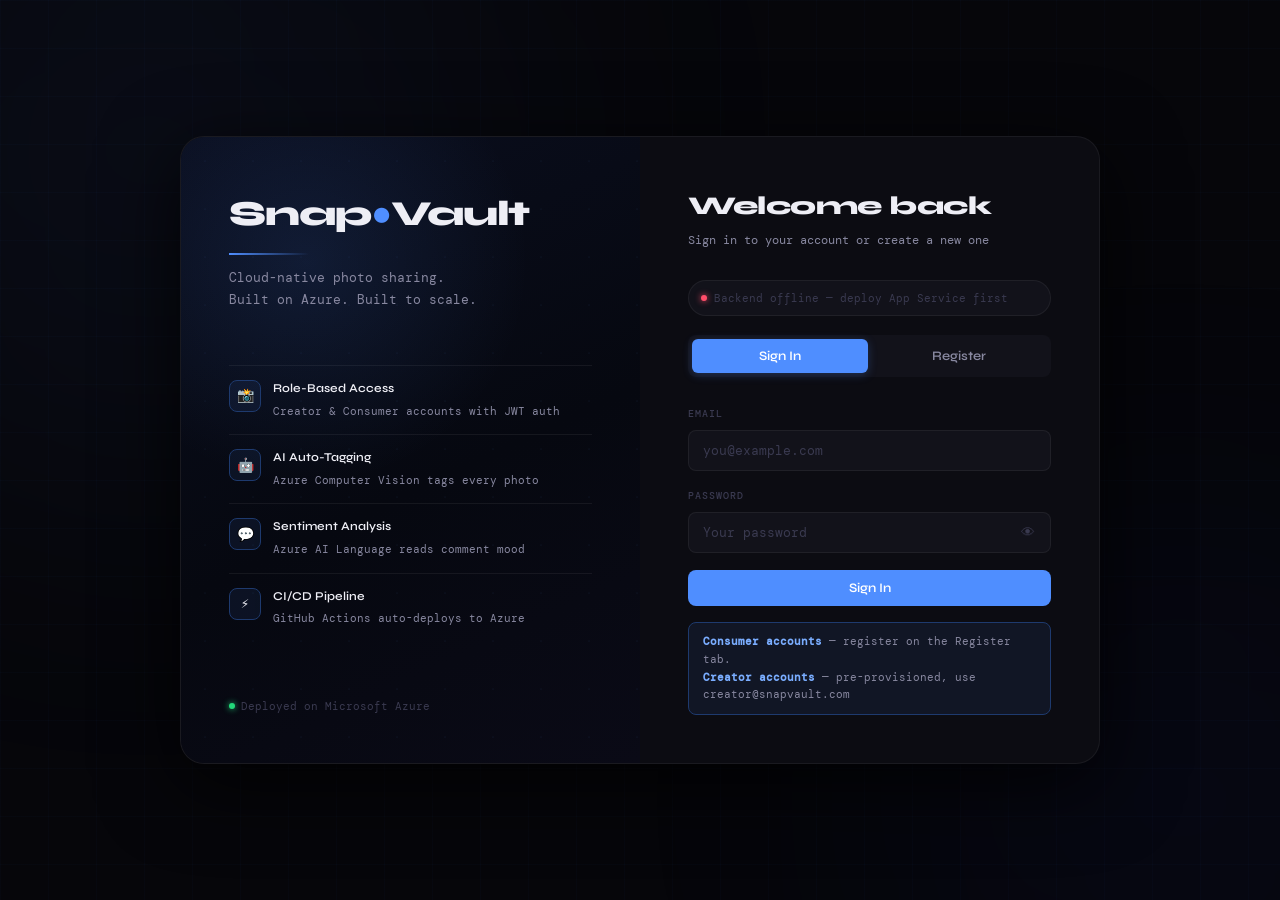
<file: snapvault/frontend/photo.html>
<!DOCTYPE html>
<html lang="en">
<head>
  <meta charset="UTF-8"/>
  <meta name="viewport" content="width=device-width,initial-scale=1.0"/>
  <title>SnapVault — Photo</title>
  <link rel="stylesheet" href="css/style.css"/>
</head>
<body>
<div class="bg-grid"></div>
<nav>
  <div class="nav-logo">Snap<span class="dot">●</span>Vault</div>
  <div class="nav-links"><a href="index.html" class="nav-link">← Back to Browse</a></div>
  <div class="nav-right">
    <span class="nav-chip" id="nav-chip">CONSUMER</span>
    <button class="btn btn-ghost btn-sm" onclick="doLogout()">Sign Out</button>
  </div>
</nav>

<div class="container page-wrap">
  <div id="page-loader" class="loader-wrap"><div class="spinner"></div><span>Loading photo…</span></div>

  <div id="photo-content" style="display:none">
    <div class="detail-grid">

      <!-- IMAGE -->
      <div>
        <div class="detail-img-wrap">
          <img id="photo-img" src="" alt=""/>
        </div>
        <div id="ai-tags-wrap" style="display:none;margin-top:1rem">
          <div style="font-size:10px;color:var(--text-3);text-transform:uppercase;letter-spacing:.8px;margin-bottom:6px">🤖 AI-detected tags</div>
          <div class="tags-row" id="ai-tags"></div>
        </div>
      </div>

      <!-- SIDEBAR -->
      <div class="detail-sidebar">

        <div class="detail-panel">
          <h1 class="detail-title" id="photo-title">—</h1>
          <div class="meta-row"><span class="meta-key">Caption</span><span class="meta-val" id="photo-caption">—</span></div>
          <div class="meta-row"><span class="meta-key">Location</span><span class="meta-val" id="photo-location">—</span></div>
          <div class="meta-row"><span class="meta-key">People</span><span class="meta-val" id="photo-people">—</span></div>
          <div class="meta-row"><span class="meta-key">Creator</span><span class="meta-val" id="photo-creator">—</span></div>
          <div class="meta-row"><span class="meta-key">Uploaded</span><span class="meta-val" id="photo-date">—</span></div>
          <div class="rating-display" style="border-top:1px solid var(--border);padding-top:1.2rem;margin-top:1.2rem">
            <div class="rating-num" id="avg-rating">—</div>
            <div class="stars" id="avg-stars"></div>
            <div class="rating-sub" id="rating-count">0 ratings</div>
          </div>
        </div>

        <div class="detail-panel">
          <div class="panel-title">Add a Comment</div>
          <div style="margin-bottom:1rem">
            <div style="font-size:10px;color:var(--text-3);text-transform:uppercase;letter-spacing:.8px;margin-bottom:8px">Your Rating (optional)</div>
            <div class="stars-input" id="star-input">
              <span class="star" data-v="1" onclick="setRating(1)">★</span>
              <span class="star" data-v="2" onclick="setRating(2)">★</span>
              <span class="star" data-v="3" onclick="setRating(3)">★</span>
              <span class="star" data-v="4" onclick="setRating(4)">★</span>
              <span class="star" data-v="5" onclick="setRating(5)">★</span>
            </div>
          </div>
          <div class="form-group">
            <label>Comment</label>
            <textarea class="form-control" id="comment-text" placeholder="Share your thoughts…"></textarea>
          </div>
          <button class="btn btn-primary btn-full" id="comment-btn" onclick="submitComment()">
            <span id="comment-btn-txt">Post Comment</span>
            <span class="loader-inline" id="comment-ld" style="display:none"></span>
          </button>
        </div>

        <div class="detail-panel">
          <div class="panel-title">Comments</div>
          <div id="comments-list"><div class="loader-wrap" style="padding:1.5rem"><div class="spinner"></div></div></div>
        </div>

      </div>
    </div>
  </div>
</div>

<div class="toast" id="toast"><div class="toast-dot"></div><span id="toast-msg"></span></div>
<script src="js/config.js"></script>
<script src="js/auth.js"></script>
<script src="js/consumer.js"></script>
<script>
  requireAuth();
  let selectedRating=0;
  function setRating(v){selectedRating=v;document.querySelectorAll('#star-input .star').forEach(s=>s.classList.toggle('active',parseInt(s.dataset.v)<=v));}
  window.addEventListener('DOMContentLoaded',()=>{
    const id=new URLSearchParams(window.location.search).get('id');
    if(!id){window.location.href='index.html';return;}
    loadPhotoDetail(id);
  });
</script>
</body>
</html>
</file>
<file: static/css/style.css>
@import url('https://fonts.googleapis.com/css2?family=Syne:wght@400;600;700;800&family=DM+Mono:wght@300;400;500&display=swap');

/* ═══ TOKENS ═══ */
:root {
  --bg:          #06060A;
  --bg-card:     #0C0C12;
  --bg-elevated: #12121A;
  --bg-hover:    #16161F;
  --border:      rgba(255,255,255,0.06);
  --border-2:    rgba(255,255,255,0.10);

  --blue:        #4F8EFF;
  --blue-bright: #7AADFF;
  --blue-dim:    #1E3A6E;
  --blue-glow:   rgba(79,142,255,0.25);
  --blue-subtle: rgba(79,142,255,0.08);

  --text:    #EEEEF5;
  --text-2:  #8888A0;
  --text-3:  #3A3A50;

  --success: #22D97A;
  --danger:  #FF4D6A;
  --warning: #FFB020;

  --positive: #22D97A;
  --negative: #FF4D6A;
  --neutral:  #8888A0;

  --font-d: 'Syne', sans-serif;
  --font-m: 'DM Mono', monospace;
  --r:  8px;
  --r2: 16px;
  --shadow:    0 4px 24px rgba(0,0,0,0.5);
  --shadow-lg: 0 20px 80px rgba(0,0,0,0.8);
}

/* ═══ RESET ═══ */
*,*::before,*::after{box-sizing:border-box;margin:0;padding:0}
html{scroll-behavior:smooth}
body{background:var(--bg);color:var(--text);font-family:var(--font-m);font-size:13px;line-height:1.65;min-height:100vh;-webkit-font-smoothing:antialiased}
a{color:var(--blue);text-decoration:none}
a:hover{color:var(--blue-bright)}
img{display:block;max-width:100%}

/* ═══ BG DECORATION ═══ */
.bg-grid{position:fixed;inset:0;background-image:linear-gradient(rgba(79,142,255,0.025) 1px,transparent 1px),linear-gradient(90deg,rgba(79,142,255,0.025) 1px,transparent 1px);background-size:48px 48px;pointer-events:none;z-index:0}
.bg-orb{position:fixed;border-radius:50%;filter:blur(140px);pointer-events:none;z-index:0;animation:orb 22s ease-in-out infinite}
.bg-orb-1{width:700px;height:700px;background:rgba(79,142,255,0.05);top:-200px;left:-200px}
.bg-orb-2{width:500px;height:500px;background:rgba(20,50,180,0.07);bottom:-150px;right:-150px;animation-delay:-11s}
@keyframes orb{0%,100%{transform:translate(0,0)}40%{transform:translate(40px,-30px)}70%{transform:translate(-20px,40px)}}

/* ═══ NAV ═══ */
nav{position:sticky;top:0;z-index:100;background:rgba(6,6,10,0.88);backdrop-filter:blur(24px);-webkit-backdrop-filter:blur(24px);border-bottom:1px solid var(--border);height:60px;display:flex;align-items:center;padding:0 2rem;gap:1.5rem}
.nav-logo{font-family:var(--font-d);font-size:1.2rem;font-weight:800;letter-spacing:-0.5px;display:flex;align-items:center;gap:5px;flex-shrink:0;color:var(--text)}
.nav-logo .dot{color:var(--blue);font-size:1.5rem;line-height:0}
.nav-links{display:flex;gap:4px;flex:1}
.nav-link{font-size:12px;color:var(--text-2);padding:6px 14px;border-radius:var(--r);transition:all .18s;letter-spacing:.3px}
.nav-link:hover{color:var(--text);background:var(--border)}
.nav-link.active{color:var(--blue);background:var(--blue-subtle)}
.nav-right{display:flex;align-items:center;gap:10px;margin-left:auto}
.nav-chip{font-size:10px;font-weight:500;letter-spacing:1.5px;text-transform:uppercase;padding:4px 10px;border-radius:20px;border:1px solid var(--blue-dim);color:var(--blue-bright);background:var(--blue-subtle)}
.nav-chip.creator{border-color:rgba(255,176,32,.4);color:var(--warning);background:rgba(255,176,32,.08)}

/* ═══ BUTTONS ═══ */
.btn{font-family:var(--font-d);font-weight:600;font-size:13px;padding:10px 22px;border:none;cursor:pointer;border-radius:var(--r);transition:all .18s cubic-bezier(.34,1.3,.64,1);display:inline-flex;align-items:center;justify-content:center;gap:8px}
.btn-primary{background:var(--blue);color:#fff}
.btn-primary:hover{background:var(--blue-bright);box-shadow:0 4px 20px var(--blue-glow);transform:translateY(-1px)}
.btn-primary:active{transform:none}
.btn-outline{background:transparent;border:1px solid var(--border-2);color:var(--text-2)}
.btn-outline:hover{border-color:var(--blue-dim);color:var(--blue-bright)}
.btn-ghost{background:transparent;color:var(--text-2);padding:8px 14px}
.btn-ghost:hover{color:var(--text);background:var(--border)}
.btn-danger{background:transparent;border:1px solid rgba(255,77,106,.35);color:var(--danger)}
.btn-danger:hover{background:rgba(255,77,106,.1);border-color:var(--danger)}
.btn-sm{padding:7px 14px;font-size:12px}
.btn-full{width:100%}

/* ═══ FORMS ═══ */
.form-group{margin-bottom:1.1rem}
.form-group label{display:block;font-size:10px;font-weight:500;letter-spacing:1px;text-transform:uppercase;color:var(--text-3);margin-bottom:7px}
.form-control{width:100%;background:var(--bg-elevated);border:1px solid var(--border);color:var(--text);font-family:var(--font-m);font-size:13px;padding:11px 14px;border-radius:var(--r);outline:none;transition:border-color .18s,box-shadow .18s}
.form-control:focus{border-color:var(--blue-dim);box-shadow:0 0 0 3px var(--blue-subtle)}
.form-control::placeholder{color:var(--text-3)}
textarea.form-control{resize:vertical;min-height:90px}

/* ═══ ALERTS ═══ */
.alert{padding:11px 14px;border-radius:var(--r);font-size:12px;margin-bottom:1rem;display:none;animation:fade-in .2s ease}
.alert-error{background:rgba(255,77,106,.1);border:1px solid rgba(255,77,106,.3);color:var(--danger)}
.alert-success{background:rgba(34,217,122,.1);border:1px solid rgba(34,217,122,.3);color:var(--success)}
.alert-info{background:var(--blue-subtle);border:1px solid var(--blue-dim);color:var(--blue-bright)}
@keyframes fade-in{from{opacity:0;transform:translateY(-6px)}to{opacity:1;transform:none}}

/* ═══ PHOTO GRID ═══ */
.photo-grid{display:grid;grid-template-columns:repeat(auto-fill,minmax(280px,1fr));gap:20px}

/* ═══ PHOTO CARDS ═══ */
.photo-card{background:var(--bg-card);border:1px solid var(--border);border-radius:var(--r2);overflow:hidden;cursor:pointer;transition:border-color .2s,transform .2s,box-shadow .2s;position:relative}
.photo-card:hover{border-color:var(--border-2);transform:translateY(-4px);box-shadow:var(--shadow)}
.photo-card-img{aspect-ratio:4/3;overflow:hidden;position:relative}
.photo-card-img img{width:100%;height:100%;object-fit:cover;transition:transform .5s cubic-bezier(.25,.46,.45,.94)}
.photo-card:hover .photo-card-img img{transform:scale(1.07)}

/* Overlay on hover */
.photo-card-overlay{position:absolute;inset:0;background:linear-gradient(to top,rgba(6,6,10,.85) 0%,transparent 60%);opacity:0;transition:opacity .3s;display:flex;align-items:flex-end;padding:1rem}
.photo-card:hover .photo-card-overlay{opacity:1}
.overlay-title{font-family:var(--font-d);font-weight:700;font-size:.95rem;color:#fff;white-space:nowrap;overflow:hidden;text-overflow:ellipsis;width:100%}

.photo-card-body{padding:12px 14px 14px}
.photo-card-title{font-family:var(--font-d);font-weight:700;font-size:.95rem;color:var(--text);margin-bottom:6px;white-space:nowrap;overflow:hidden;text-overflow:ellipsis}
.photo-card-meta{display:flex;flex-wrap:wrap;gap:10px;font-size:11px;color:var(--text-2)}
.tags-row{display:flex;flex-wrap:wrap;gap:5px;margin-top:8px}
.tag{font-size:10px;font-weight:500;padding:2px 8px;border-radius:20px;background:var(--blue-subtle);border:1px solid var(--blue-dim);color:var(--blue-bright);letter-spacing:.3px}

/* ═══ LAYOUT ═══ */
.container{max-width:1200px;margin:0 auto;padding:0 2rem;position:relative;z-index:1}
.page-wrap{padding:2.5rem 0 4rem;position:relative;z-index:1}
.page-header{margin-bottom:2rem}
.page-title{font-family:var(--font-d);font-weight:800;font-size:clamp(1.8rem,4vw,2.6rem);letter-spacing:-1px;line-height:1.1}
.page-title .accent{color:var(--blue)}
.page-sub{color:var(--text-2);font-size:13px;margin-top:6px}
.section-header{display:flex;align-items:center;justify-content:space-between;margin-bottom:1.5rem}
.section-title{font-family:var(--font-d);font-weight:800;font-size:1.3rem;letter-spacing:-.3px}

/* ═══ SEARCH ═══ */
.search-wrap{display:flex;gap:10px;margin-bottom:2rem;max-width:520px}
.search-input{flex:1;background:var(--bg-elevated);border:1px solid var(--border);border-radius:var(--r);color:var(--text);font-family:var(--font-m);font-size:13px;padding:10px 16px;outline:none;transition:border-color .18s,box-shadow .18s}
.search-input:focus{border-color:var(--blue-dim);box-shadow:0 0 0 3px var(--blue-subtle)}
.search-input::placeholder{color:var(--text-3)}

/* ═══ LOGIN PAGE ═══ */
.login-wrap{min-height:100vh;display:flex;align-items:center;justify-content:center;position:relative;z-index:1;padding:2rem}
.login-card{width:100%;max-width:920px;display:grid;grid-template-columns:1fr 1fr;border-radius:24px;border:1px solid var(--border);overflow:hidden;box-shadow:var(--shadow-lg);background:var(--bg-card);animation:card-in .5s cubic-bezier(.34,1.2,.64,1) both}
@keyframes card-in{from{opacity:0;transform:translateY(28px) scale(.97)}to{opacity:1;transform:none}}

.login-left{background:linear-gradient(155deg,#0A0E1E 0%,#060810 55%,#0A0A16 100%);padding:3rem;display:flex;flex-direction:column;justify-content:space-between;position:relative;overflow:hidden}
.login-left::before{content:'';position:absolute;width:450px;height:450px;border-radius:50%;background:radial-gradient(circle,rgba(79,142,255,.12) 0%,transparent 70%);top:-100px;left:-100px;pointer-events:none}
.login-left::after{content:'';position:absolute;inset:0;background:url("data:image/svg+xml,%3Csvg width='48' height='48' xmlns='http://www.w3.org/2000/svg'%3E%3Ccircle cx='24' cy='24' r='.6' fill='rgba(79,142,255,0.12)'/%3E%3C/svg%3E") repeat;pointer-events:none}

.login-logo{font-family:var(--font-d);font-weight:800;font-size:2.2rem;letter-spacing:-1px;position:relative;z-index:1}
.login-logo .dot{color:var(--blue)}
.login-tagline{color:var(--text-2);font-size:13px;margin-top:8px;position:relative;z-index:1}
.logo-line{height:2px;background:linear-gradient(90deg,var(--blue),transparent);width:0;margin-top:10px;animation:expand .8s .4s ease forwards;position:relative;z-index:1}
@keyframes expand{to{width:80px}}

.feature-list{position:relative;z-index:1}
.feature-item{display:flex;align-items:flex-start;gap:12px;padding:13px 0;border-top:1px solid var(--border)}
.feature-icon{width:32px;height:32px;background:var(--blue-subtle);border:1px solid var(--blue-dim);border-radius:8px;display:flex;align-items:center;justify-content:center;font-size:14px;flex-shrink:0;margin-top:1px}
.feature-text strong{display:block;font-family:var(--font-d);font-weight:600;font-size:12px;color:var(--text);margin-bottom:1px}
.feature-text span{font-size:11px;color:var(--text-2)}
.login-footer{position:relative;z-index:1;font-size:11px;color:var(--text-3);display:flex;align-items:center;gap:6px}
.live-dot{width:6px;height:6px;border-radius:50%;background:var(--success);box-shadow:0 0 6px var(--success)}

.login-right{padding:3rem;display:flex;align-items:center}
.login-form-wrap{width:100%}
.login-form-title{font-family:var(--font-d);font-weight:800;font-size:1.6rem;letter-spacing:-.5px;margin-bottom:4px}
.login-form-sub{color:var(--text-2);font-size:12px;margin-bottom:1.8rem}

.tabs{display:flex;background:var(--bg-elevated);border-radius:var(--r);padding:4px;margin-bottom:1.8rem;gap:4px}
.tab-btn{flex:1;font-family:var(--font-d);font-weight:600;font-size:13px;background:transparent;border:none;color:var(--text-2);padding:9px;border-radius:6px;cursor:pointer;transition:all .18s}
.tab-btn.active{background:var(--blue);color:#fff;box-shadow:0 2px 10px var(--blue-glow)}

.backend-status{display:flex;align-items:center;gap:7px;font-size:11px;color:var(--text-3);padding:8px 12px;background:var(--bg-elevated);border:1px solid var(--border);border-radius:20px;margin-bottom:1.2rem}
.status-dot{width:6px;height:6px;border-radius:50%;background:var(--text-3);transition:background .3s,box-shadow .3s}
.status-dot.ok{background:var(--success);box-shadow:0 0 6px var(--success)}
.status-dot.err{background:var(--danger);box-shadow:0 0 6px var(--danger)}

.input-wrap{position:relative}
.input-wrap .form-control{padding-right:44px}
.pw-toggle{position:absolute;right:12px;top:50%;transform:translateY(-50%);background:none;border:none;cursor:pointer;color:var(--text-3);font-size:14px;padding:4px;transition:color .15s}
.pw-toggle:hover{color:var(--text-2)}
.note-box{background:var(--blue-subtle);border:1px solid var(--blue-dim);border-radius:var(--r);padding:10px 14px;font-size:11px;color:var(--text-2);line-height:1.6;margin-top:1rem}
.note-box strong{color:var(--blue-bright)}

/* ═══ PHOTO DETAIL ═══ */
.detail-grid{display:grid;grid-template-columns:1fr 380px;gap:2rem;align-items:start}
.detail-img-wrap{border-radius:var(--r2);overflow:hidden;border:1px solid var(--border);position:sticky;top:80px}
.detail-img-wrap img{width:100%;display:block}
.detail-sidebar{display:flex;flex-direction:column;gap:16px}
.detail-panel{background:var(--bg-card);border:1px solid var(--border);border-radius:var(--r2);padding:1.5rem}
.detail-title{font-family:var(--font-d);font-weight:800;font-size:1.5rem;letter-spacing:-.5px;margin-bottom:1.2rem}
.meta-row{display:flex;align-items:baseline;gap:10px;padding:9px 0;border-top:1px solid var(--border);font-size:12px}
.meta-key{color:var(--text-3);min-width:76px;font-size:10px;text-transform:uppercase;letter-spacing:.5px}
.meta-val{color:var(--text)}
.panel-title{font-family:var(--font-d);font-weight:700;font-size:12px;text-transform:uppercase;letter-spacing:1.2px;color:var(--text-2);margin-bottom:1.2rem}

/* ═══ RATING ═══ */
.rating-display{text-align:center;padding:1rem 0}
.rating-num{font-family:var(--font-d);font-weight:800;font-size:3rem;color:var(--blue);line-height:1}
.rating-sub{font-size:11px;color:var(--text-2);margin-top:4px}
.stars{display:flex;gap:4px;justify-content:center;margin:6px 0}
.stars-input{display:flex;gap:4px;margin:.6rem 0}
.star{font-size:1.3rem;cursor:pointer;color:var(--text-3);transition:color .15s,transform .15s;line-height:1}
.star.active{color:var(--blue)}
.star:hover{color:var(--blue-bright);transform:scale(1.2)}

/* ═══ COMMENTS ═══ */
.comment-item{padding:14px 0;border-top:1px solid var(--border)}
.comment-header{display:flex;align-items:center;gap:8px;margin-bottom:6px;flex-wrap:wrap}
.comment-user{font-family:var(--font-d);font-weight:600;font-size:12px;color:var(--blue-bright)}
.comment-text{font-size:13px;color:var(--text);line-height:1.55}
.comment-footer{display:flex;align-items:center;gap:10px;margin-top:6px}
.comment-date{font-size:10px;color:var(--text-3)}
.comment-stars{font-size:11px;color:var(--blue)}

/* Sentiment badges */
.sentiment-badge{font-size:10px;font-weight:600;letter-spacing:.5px;padding:3px 9px;border-radius:20px;text-transform:uppercase}
.sentiment-positive{background:rgba(34,217,122,.12);border:1px solid rgba(34,217,122,.3);color:var(--positive)}
.sentiment-negative{background:rgba(255,77,106,.12);border:1px solid rgba(255,77,106,.3);color:var(--negative)}
.sentiment-neutral{background:rgba(136,136,160,.12);border:1px solid rgba(136,136,160,.3);color:var(--neutral)}

/* ═══ DASHBOARD ═══ */
.dashboard-layout{display:grid;grid-template-columns:220px 1fr;min-height:calc(100vh - 60px)}
.sidebar{background:var(--bg-card);border-right:1px solid var(--border);padding:1.5rem 0;position:sticky;top:60px;height:calc(100vh - 60px);overflow-y:auto}
.sidebar-label{font-size:10px;font-weight:500;letter-spacing:1.5px;text-transform:uppercase;color:var(--text-3);padding:0 1.2rem;margin:1.2rem 0 .5rem}
.sidebar-link{display:flex;align-items:center;gap:10px;padding:10px 1.2rem;font-size:13px;color:var(--text-2);transition:all .15s;border-left:2px solid transparent}
.sidebar-link:hover{color:var(--text);background:var(--border)}
.sidebar-link.active{color:var(--blue);background:var(--blue-subtle);border-left-color:var(--blue)}
.sidebar-icon{font-size:15px;width:20px;text-align:center}
.sidebar-stat{padding:1.2rem;border-top:1px solid var(--border);margin-top:1rem}
.sidebar-stat-num{font-family:var(--font-d);font-weight:800;font-size:2rem;color:var(--blue)}
.sidebar-stat-label{font-size:11px;color:var(--text-3)}
.main-area{padding:2rem;overflow-y:auto}

/* ═══ STATS ═══ */
.stats-grid{display:grid;grid-template-columns:repeat(3,1fr);gap:14px;margin-bottom:2rem}
.stat-card{background:var(--bg-card);border:1px solid var(--border);border-radius:var(--r2);padding:1.25rem 1.5rem;transition:border-color .2s}
.stat-card:hover{border-color:var(--border-2)}
.stat-num{font-family:var(--font-d);font-weight:800;font-size:2rem;color:var(--blue);line-height:1;margin-bottom:4px}
.stat-label{font-size:11px;color:var(--text-2)}

/* ═══ CREATOR CARDS ═══ */
.creator-card{background:var(--bg-card);border:1px solid var(--border);border-radius:var(--r2);overflow:hidden;transition:border-color .2s}
.creator-card:hover{border-color:var(--border-2)}
.creator-card-img{aspect-ratio:16/9;overflow:hidden}
.creator-card-img img{width:100%;height:100%;object-fit:cover;transition:transform .4s}
.creator-card:hover .creator-card-img img{transform:scale(1.04)}
.creator-card-body{padding:12px 14px 14px}
.creator-card-title{font-family:var(--font-d);font-weight:700;font-size:14px;margin-bottom:6px;white-space:nowrap;overflow:hidden;text-overflow:ellipsis}
.creator-card-meta{display:flex;gap:12px;font-size:11px;color:var(--text-2);margin-bottom:10px}
.creator-card-actions{display:flex;gap:8px}

/* ═══ UPLOAD ═══ */
.upload-zone{border:2px dashed var(--border-2);border-radius:var(--r2);padding:2.5rem 1.5rem;text-align:center;cursor:pointer;transition:all .2s;background:var(--bg-elevated)}
.upload-zone:hover,.upload-zone.drag-over{border-color:var(--blue-dim);background:var(--blue-subtle)}
.upload-zone input[type="file"]{display:none}
.upload-icon-wrap{width:56px;height:56px;background:var(--blue-subtle);border:1px solid var(--blue-dim);border-radius:14px;display:flex;align-items:center;justify-content:center;font-size:24px;margin:0 auto 1rem;transition:transform .2s}
.upload-zone:hover .upload-icon-wrap{transform:translateY(-3px)}
.upload-label{font-family:var(--font-d);font-weight:600;font-size:14px;color:var(--text);margin-bottom:4px}
.upload-hint{font-size:11px;color:var(--text-2)}
.preview-wrap{margin-top:1rem;border-radius:var(--r);overflow:hidden;display:none}
.preview-wrap img{width:100%;max-height:220px;object-fit:cover}

/* ═══ MODAL ═══ */
.modal-overlay{position:fixed;inset:0;background:rgba(0,0,0,.8);backdrop-filter:blur(8px);z-index:500;display:flex;align-items:center;justify-content:center;opacity:0;pointer-events:none;transition:opacity .2s}
.modal-overlay.open{opacity:1;pointer-events:all}
.modal{background:var(--bg-card);border:1px solid var(--border);border-radius:var(--r2);padding:2rem;width:100%;max-width:440px;transform:scale(.95) translateY(10px);transition:transform .25s cubic-bezier(.34,1.3,.64,1);box-shadow:var(--shadow-lg)}
.modal-overlay.open .modal{transform:none}
.modal-title{font-family:var(--font-d);font-weight:800;font-size:1.3rem;margin-bottom:.75rem}
.modal-body{color:var(--text-2);font-size:13px;margin-bottom:1.5rem;line-height:1.6}
.modal-actions{display:flex;gap:10px}

/* ═══ STATES ═══ */
.empty-state{text-align:center;padding:5rem 2rem}
.empty-icon{font-size:3rem;margin-bottom:1rem;opacity:.35;display:block}
.empty-title{font-family:var(--font-d);font-weight:700;font-size:1.15rem;color:var(--text-2);margin-bottom:.5rem}
.empty-sub{font-size:12px;color:var(--text-3)}
.loader-wrap{display:flex;align-items:center;justify-content:center;gap:12px;padding:3rem;color:var(--text-2);font-size:12px}
.spinner{width:18px;height:18px;border:2px solid var(--border);border-top-color:var(--blue);border-radius:50%;animation:spin .7s linear infinite}
.loader-inline{width:14px;height:14px;border:2px solid rgba(255,255,255,.3);border-top-color:#fff;border-radius:50%;animation:spin .7s linear infinite}
@keyframes spin{to{transform:rotate(360deg)}}

/* ═══ TOAST ═══ */
.toast{position:fixed;bottom:2rem;right:2rem;background:var(--bg-elevated);border:1px solid var(--border-2);border-radius:var(--r);padding:13px 18px;font-size:13px;z-index:9000;max-width:340px;transform:translateY(20px);opacity:0;transition:all .3s cubic-bezier(.34,1.4,.64,1);display:flex;align-items:center;gap:10px;box-shadow:var(--shadow);pointer-events:none}
.toast.show{transform:none;opacity:1}
.toast-dot{width:8px;height:8px;border-radius:50%;flex-shrink:0}
.toast.info .toast-dot{background:var(--blue);box-shadow:0 0 8px var(--blue)}
.toast.success .toast-dot{background:var(--success);box-shadow:0 0 8px var(--success)}
.toast.error .toast-dot{background:var(--danger);box-shadow:0 0 8px var(--danger)}

/* ═══ ANIMATIONS ═══ */
@keyframes slide-up{from{opacity:0;transform:translateY(16px)}to{opacity:1;transform:none}}
.anim-in{animation:slide-up .4s ease both}
.anim-in:nth-child(1){animation-delay:.00s}.anim-in:nth-child(2){animation-delay:.06s}
.anim-in:nth-child(3){animation-delay:.12s}.anim-in:nth-child(4){animation-delay:.18s}
.anim-in:nth-child(5){animation-delay:.24s}.anim-in:nth-child(6){animation-delay:.30s}
.anim-in:nth-child(7){animation-delay:.36s}.anim-in:nth-child(8){animation-delay:.40s}
.anim-in:nth-child(9){animation-delay:.44s}.anim-in:nth-child(10){animation-delay:.48s}
.anim-in:nth-child(11){animation-delay:.52s}.anim-in:nth-child(12){animation-delay:.56s}

/* ═══ SCROLLBAR ═══ */
::-webkit-scrollbar{width:4px}
::-webkit-scrollbar-track{background:transparent}
::-webkit-scrollbar-thumb{background:var(--text-3);border-radius:4px}
::-webkit-scrollbar-thumb:hover{background:var(--text-2)}

/* ═══ RESPONSIVE ═══ */
@media(max-width:900px){
  .login-card{grid-template-columns:1fr}.login-left{display:none}
  .detail-grid{grid-template-columns:1fr}.detail-img-wrap{position:static}
  .dashboard-layout{grid-template-columns:1fr}.sidebar{display:none}
}
@media(max-width:640px){
  .container{padding:0 1rem}
  nav{padding:0 1rem}
  .stats-grid{grid-template-columns:1fr 1fr}
  .photo-grid{grid-template-columns:1fr 1fr;gap:10px}
}
@media(max-width:420px){
  .photo-grid{grid-template-columns:1fr}
  .stats-grid{grid-template-columns:1fr}
}
</file>
<file: snapvault/frontend/css/style.css>
@import url('https://fonts.googleapis.com/css2?family=Syne:wght@400;600;700;800&family=DM+Mono:wght@300;400;500&display=swap');

/* ═══ TOKENS ═══ */
:root {
  --bg:          #06060A;
  --bg-card:     #0C0C12;
  --bg-elevated: #12121A;
  --bg-hover:    #16161F;
  --border:      rgba(255,255,255,0.06);
  --border-2:    rgba(255,255,255,0.10);

  --blue:        #4F8EFF;
  --blue-bright: #7AADFF;
  --blue-dim:    #1E3A6E;
  --blue-glow:   rgba(79,142,255,0.25);
  --blue-subtle: rgba(79,142,255,0.08);

  --text:    #EEEEF5;
  --text-2:  #8888A0;
  --text-3:  #3A3A50;

  --success: #22D97A;
  --danger:  #FF4D6A;
  --warning: #FFB020;

  --positive: #22D97A;
  --negative: #FF4D6A;
  --neutral:  #8888A0;

  --font-d: 'Syne', sans-serif;
  --font-m: 'DM Mono', monospace;
  --r:  8px;
  --r2: 16px;
  --shadow:    0 4px 24px rgba(0,0,0,0.5);
  --shadow-lg: 0 20px 80px rgba(0,0,0,0.8);
}

/* ═══ RESET ═══ */
*,*::before,*::after{box-sizing:border-box;margin:0;padding:0}
html{scroll-behavior:smooth}
body{background:var(--bg);color:var(--text);font-family:var(--font-m);font-size:13px;line-height:1.65;min-height:100vh;-webkit-font-smoothing:antialiased}
a{color:var(--blue);text-decoration:none}
a:hover{color:var(--blue-bright)}
img{display:block;max-width:100%}

/* ═══ BG DECORATION ═══ */
.bg-grid{position:fixed;inset:0;background-image:linear-gradient(rgba(79,142,255,0.025) 1px,transparent 1px),linear-gradient(90deg,rgba(79,142,255,0.025) 1px,transparent 1px);background-size:48px 48px;pointer-events:none;z-index:0}
.bg-orb{position:fixed;border-radius:50%;filter:blur(140px);pointer-events:none;z-index:0;animation:orb 22s ease-in-out infinite}
.bg-orb-1{width:700px;height:700px;background:rgba(79,142,255,0.05);top:-200px;left:-200px}
.bg-orb-2{width:500px;height:500px;background:rgba(20,50,180,0.07);bottom:-150px;right:-150px;animation-delay:-11s}
@keyframes orb{0%,100%{transform:translate(0,0)}40%{transform:translate(40px,-30px)}70%{transform:translate(-20px,40px)}}

/* ═══ NAV ═══ */
nav{position:sticky;top:0;z-index:100;background:rgba(6,6,10,0.88);backdrop-filter:blur(24px);-webkit-backdrop-filter:blur(24px);border-bottom:1px solid var(--border);height:60px;display:flex;align-items:center;padding:0 2rem;gap:1.5rem}
.nav-logo{font-family:var(--font-d);font-size:1.2rem;font-weight:800;letter-spacing:-0.5px;display:flex;align-items:center;gap:5px;flex-shrink:0;color:var(--text)}
.nav-logo .dot{color:var(--blue);font-size:1.5rem;line-height:0}
.nav-links{display:flex;gap:4px;flex:1}
.nav-link{font-size:12px;color:var(--text-2);padding:6px 14px;border-radius:var(--r);transition:all .18s;letter-spacing:.3px}
.nav-link:hover{color:var(--text);background:var(--border)}
.nav-link.active{color:var(--blue);background:var(--blue-subtle)}
.nav-right{display:flex;align-items:center;gap:10px;margin-left:auto}
.nav-chip{font-size:10px;font-weight:500;letter-spacing:1.5px;text-transform:uppercase;padding:4px 10px;border-radius:20px;border:1px solid var(--blue-dim);color:var(--blue-bright);background:var(--blue-subtle)}
.nav-chip.creator{border-color:rgba(255,176,32,.4);color:var(--warning);background:rgba(255,176,32,.08)}

/* ═══ BUTTONS ═══ */
.btn{font-family:var(--font-d);font-weight:600;font-size:13px;padding:10px 22px;border:none;cursor:pointer;border-radius:var(--r);transition:all .18s cubic-bezier(.34,1.3,.64,1);display:inline-flex;align-items:center;justify-content:center;gap:8px}
.btn-primary{background:var(--blue);color:#fff}
.btn-primary:hover{background:var(--blue-bright);box-shadow:0 4px 20px var(--blue-glow);transform:translateY(-1px)}
.btn-primary:active{transform:none}
.btn-outline{background:transparent;border:1px solid var(--border-2);color:var(--text-2)}
.btn-outline:hover{border-color:var(--blue-dim);color:var(--blue-bright)}
.btn-ghost{background:transparent;color:var(--text-2);padding:8px 14px}
.btn-ghost:hover{color:var(--text);background:var(--border)}
.btn-danger{background:transparent;border:1px solid rgba(255,77,106,.35);color:var(--danger)}
.btn-danger:hover{background:rgba(255,77,106,.1);border-color:var(--danger)}
.btn-sm{padding:7px 14px;font-size:12px}
.btn-full{width:100%}

/* ═══ FORMS ═══ */
.form-group{margin-bottom:1.1rem}
.form-group label{display:block;font-size:10px;font-weight:500;letter-spacing:1px;text-transform:uppercase;color:var(--text-3);margin-bottom:7px}
.form-control{width:100%;background:var(--bg-elevated);border:1px solid var(--border);color:var(--text);font-family:var(--font-m);font-size:13px;padding:11px 14px;border-radius:var(--r);outline:none;transition:border-color .18s,box-shadow .18s}
.form-control:focus{border-color:var(--blue-dim);box-shadow:0 0 0 3px var(--blue-subtle)}
.form-control::placeholder{color:var(--text-3)}
textarea.form-control{resize:vertical;min-height:90px}

/* ═══ ALERTS ═══ */
.alert{padding:11px 14px;border-radius:var(--r);font-size:12px;margin-bottom:1rem;display:none;animation:fade-in .2s ease}
.alert-error{background:rgba(255,77,106,.1);border:1px solid rgba(255,77,106,.3);color:var(--danger)}
.alert-success{background:rgba(34,217,122,.1);border:1px solid rgba(34,217,122,.3);color:var(--success)}
.alert-info{background:var(--blue-subtle);border:1px solid var(--blue-dim);color:var(--blue-bright)}
@keyframes fade-in{from{opacity:0;transform:translateY(-6px)}to{opacity:1;transform:none}}

/* ═══ PHOTO GRID ═══ */
.photo-grid{display:grid;grid-template-columns:repeat(auto-fill,minmax(280px,1fr));gap:20px}

/* ═══ PHOTO CARDS ═══ */
.photo-card{background:var(--bg-card);border:1px solid var(--border);border-radius:var(--r2);overflow:hidden;cursor:pointer;transition:border-color .2s,transform .2s,box-shadow .2s;position:relative}
.photo-card:hover{border-color:var(--border-2);transform:translateY(-4px);box-shadow:var(--shadow)}
.photo-card-img{aspect-ratio:4/3;overflow:hidden;position:relative}
.photo-card-img img{width:100%;height:100%;object-fit:cover;transition:transform .5s cubic-bezier(.25,.46,.45,.94)}
.photo-card:hover .photo-card-img img{transform:scale(1.07)}

/* Overlay on hover */
.photo-card-overlay{position:absolute;inset:0;background:linear-gradient(to top,rgba(6,6,10,.85) 0%,transparent 60%);opacity:0;transition:opacity .3s;display:flex;align-items:flex-end;padding:1rem}
.photo-card:hover .photo-card-overlay{opacity:1}
.overlay-title{font-family:var(--font-d);font-weight:700;font-size:.95rem;color:#fff;white-space:nowrap;overflow:hidden;text-overflow:ellipsis;width:100%}

.photo-card-body{padding:12px 14px 14px}
.photo-card-title{font-family:var(--font-d);font-weight:700;font-size:.95rem;color:var(--text);margin-bottom:6px;white-space:nowrap;overflow:hidden;text-overflow:ellipsis}
.photo-card-meta{display:flex;flex-wrap:wrap;gap:10px;font-size:11px;color:var(--text-2)}
.tags-row{display:flex;flex-wrap:wrap;gap:5px;margin-top:8px}
.tag{font-size:10px;font-weight:500;padding:2px 8px;border-radius:20px;background:var(--blue-subtle);border:1px solid var(--blue-dim);color:var(--blue-bright);letter-spacing:.3px}

/* ═══ LAYOUT ═══ */
.container{max-width:1200px;margin:0 auto;padding:0 2rem;position:relative;z-index:1}
.page-wrap{padding:2.5rem 0 4rem;position:relative;z-index:1}
.page-header{margin-bottom:2rem}
.page-title{font-family:var(--font-d);font-weight:800;font-size:clamp(1.8rem,4vw,2.6rem);letter-spacing:-1px;line-height:1.1}
.page-title .accent{color:var(--blue)}
.page-sub{color:var(--text-2);font-size:13px;margin-top:6px}
.section-header{display:flex;align-items:center;justify-content:space-between;margin-bottom:1.5rem}
.section-title{font-family:var(--font-d);font-weight:800;font-size:1.3rem;letter-spacing:-.3px}

/* ═══ SEARCH ═══ */
.search-wrap{display:flex;gap:10px;margin-bottom:2rem;max-width:520px}
.search-input{flex:1;background:var(--bg-elevated);border:1px solid var(--border);border-radius:var(--r);color:var(--text);font-family:var(--font-m);font-size:13px;padding:10px 16px;outline:none;transition:border-color .18s,box-shadow .18s}
.search-input:focus{border-color:var(--blue-dim);box-shadow:0 0 0 3px var(--blue-subtle)}
.search-input::placeholder{color:var(--text-3)}

/* ═══ LOGIN PAGE ═══ */
.login-wrap{min-height:100vh;display:flex;align-items:center;justify-content:center;position:relative;z-index:1;padding:2rem}
.login-card{width:100%;max-width:920px;display:grid;grid-template-columns:1fr 1fr;border-radius:24px;border:1px solid var(--border);overflow:hidden;box-shadow:var(--shadow-lg);background:var(--bg-card);animation:card-in .5s cubic-bezier(.34,1.2,.64,1) both}
@keyframes card-in{from{opacity:0;transform:translateY(28px) scale(.97)}to{opacity:1;transform:none}}

.login-left{background:linear-gradient(155deg,#0A0E1E 0%,#060810 55%,#0A0A16 100%);padding:3rem;display:flex;flex-direction:column;justify-content:space-between;position:relative;overflow:hidden}
.login-left::before{content:'';position:absolute;width:450px;height:450px;border-radius:50%;background:radial-gradient(circle,rgba(79,142,255,.12) 0%,transparent 70%);top:-100px;left:-100px;pointer-events:none}
.login-left::after{content:'';position:absolute;inset:0;background:url("data:image/svg+xml,%3Csvg width='48' height='48' xmlns='http://www.w3.org/2000/svg'%3E%3Ccircle cx='24' cy='24' r='.6' fill='rgba(79,142,255,0.12)'/%3E%3C/svg%3E") repeat;pointer-events:none}

.login-logo{font-family:var(--font-d);font-weight:800;font-size:2.2rem;letter-spacing:-1px;position:relative;z-index:1}
.login-logo .dot{color:var(--blue)}
.login-tagline{color:var(--text-2);font-size:13px;margin-top:8px;position:relative;z-index:1}
.logo-line{height:2px;background:linear-gradient(90deg,var(--blue),transparent);width:0;margin-top:10px;animation:expand .8s .4s ease forwards;position:relative;z-index:1}
@keyframes expand{to{width:80px}}

.feature-list{position:relative;z-index:1}
.feature-item{display:flex;align-items:flex-start;gap:12px;padding:13px 0;border-top:1px solid var(--border)}
.feature-icon{width:32px;height:32px;background:var(--blue-subtle);border:1px solid var(--blue-dim);border-radius:8px;display:flex;align-items:center;justify-content:center;font-size:14px;flex-shrink:0;margin-top:1px}
.feature-text strong{display:block;font-family:var(--font-d);font-weight:600;font-size:12px;color:var(--text);margin-bottom:1px}
.feature-text span{font-size:11px;color:var(--text-2)}
.login-footer{position:relative;z-index:1;font-size:11px;color:var(--text-3);display:flex;align-items:center;gap:6px}
.live-dot{width:6px;height:6px;border-radius:50%;background:var(--success);box-shadow:0 0 6px var(--success)}

.login-right{padding:3rem;display:flex;align-items:center}
.login-form-wrap{width:100%}
.login-form-title{font-family:var(--font-d);font-weight:800;font-size:1.6rem;letter-spacing:-.5px;margin-bottom:4px}
.login-form-sub{color:var(--text-2);font-size:12px;margin-bottom:1.8rem}

.tabs{display:flex;background:var(--bg-elevated);border-radius:var(--r);padding:4px;margin-bottom:1.8rem;gap:4px}
.tab-btn{flex:1;font-family:var(--font-d);font-weight:600;font-size:13px;background:transparent;border:none;color:var(--text-2);padding:9px;border-radius:6px;cursor:pointer;transition:all .18s}
.tab-btn.active{background:var(--blue);color:#fff;box-shadow:0 2px 10px var(--blue-glow)}

.backend-status{display:flex;align-items:center;gap:7px;font-size:11px;color:var(--text-3);padding:8px 12px;background:var(--bg-elevated);border:1px solid var(--border);border-radius:20px;margin-bottom:1.2rem}
.status-dot{width:6px;height:6px;border-radius:50%;background:var(--text-3);transition:background .3s,box-shadow .3s}
.status-dot.ok{background:var(--success);box-shadow:0 0 6px var(--success)}
.status-dot.err{background:var(--danger);box-shadow:0 0 6px var(--danger)}

.input-wrap{position:relative}
.input-wrap .form-control{padding-right:44px}
.pw-toggle{position:absolute;right:12px;top:50%;transform:translateY(-50%);background:none;border:none;cursor:pointer;color:var(--text-3);font-size:14px;padding:4px;transition:color .15s}
.pw-toggle:hover{color:var(--text-2)}
.note-box{background:var(--blue-subtle);border:1px solid var(--blue-dim);border-radius:var(--r);padding:10px 14px;font-size:11px;color:var(--text-2);line-height:1.6;margin-top:1rem}
.note-box strong{color:var(--blue-bright)}

/* ═══ PHOTO DETAIL ═══ */
.detail-grid{display:grid;grid-template-columns:1fr 380px;gap:2rem;align-items:start}
.detail-img-wrap{border-radius:var(--r2);overflow:hidden;border:1px solid var(--border);position:sticky;top:80px}
.detail-img-wrap img{width:100%;display:block}
.detail-sidebar{display:flex;flex-direction:column;gap:16px}
.detail-panel{background:var(--bg-card);border:1px solid var(--border);border-radius:var(--r2);padding:1.5rem}
.detail-title{font-family:var(--font-d);font-weight:800;font-size:1.5rem;letter-spacing:-.5px;margin-bottom:1.2rem}
.meta-row{display:flex;align-items:baseline;gap:10px;padding:9px 0;border-top:1px solid var(--border);font-size:12px}
.meta-key{color:var(--text-3);min-width:76px;font-size:10px;text-transform:uppercase;letter-spacing:.5px}
.meta-val{color:var(--text)}
.panel-title{font-family:var(--font-d);font-weight:700;font-size:12px;text-transform:uppercase;letter-spacing:1.2px;color:var(--text-2);margin-bottom:1.2rem}

/* ═══ RATING ═══ */
.rating-display{text-align:center;padding:1rem 0}
.rating-num{font-family:var(--font-d);font-weight:800;font-size:3rem;color:var(--blue);line-height:1}
.rating-sub{font-size:11px;color:var(--text-2);margin-top:4px}
.stars{display:flex;gap:4px;justify-content:center;margin:6px 0}
.stars-input{display:flex;gap:4px;margin:.6rem 0}
.star{font-size:1.3rem;cursor:pointer;color:var(--text-3);transition:color .15s,transform .15s;line-height:1}
.star.active{color:var(--blue)}
.star:hover{color:var(--blue-bright);transform:scale(1.2)}

/* ═══ COMMENTS ═══ */
.comment-item{padding:14px 0;border-top:1px solid var(--border)}
.comment-header{display:flex;align-items:center;gap:8px;margin-bottom:6px;flex-wrap:wrap}
.comment-user{font-family:var(--font-d);font-weight:600;font-size:12px;color:var(--blue-bright)}
.comment-text{font-size:13px;color:var(--text);line-height:1.55}
.comment-footer{display:flex;align-items:center;gap:10px;margin-top:6px}
.comment-date{font-size:10px;color:var(--text-3)}
.comment-stars{font-size:11px;color:var(--blue)}

/* Sentiment badges */
.sentiment-badge{font-size:10px;font-weight:600;letter-spacing:.5px;padding:3px 9px;border-radius:20px;text-transform:uppercase}
.sentiment-positive{background:rgba(34,217,122,.12);border:1px solid rgba(34,217,122,.3);color:var(--positive)}
.sentiment-negative{background:rgba(255,77,106,.12);border:1px solid rgba(255,77,106,.3);color:var(--negative)}
.sentiment-neutral{background:rgba(136,136,160,.12);border:1px solid rgba(136,136,160,.3);color:var(--neutral)}

/* ═══ DASHBOARD ═══ */
.dashboard-layout{display:grid;grid-template-columns:220px 1fr;min-height:calc(100vh - 60px)}
.sidebar{background:var(--bg-card);border-right:1px solid var(--border);padding:1.5rem 0;position:sticky;top:60px;height:calc(100vh - 60px);overflow-y:auto}
.sidebar-label{font-size:10px;font-weight:500;letter-spacing:1.5px;text-transform:uppercase;color:var(--text-3);padding:0 1.2rem;margin:1.2rem 0 .5rem}
.sidebar-link{display:flex;align-items:center;gap:10px;padding:10px 1.2rem;font-size:13px;color:var(--text-2);transition:all .15s;border-left:2px solid transparent}
.sidebar-link:hover{color:var(--text);background:var(--border)}
.sidebar-link.active{color:var(--blue);background:var(--blue-subtle);border-left-color:var(--blue)}
.sidebar-icon{font-size:15px;width:20px;text-align:center}
.sidebar-stat{padding:1.2rem;border-top:1px solid var(--border);margin-top:1rem}
.sidebar-stat-num{font-family:var(--font-d);font-weight:800;font-size:2rem;color:var(--blue)}
.sidebar-stat-label{font-size:11px;color:var(--text-3)}
.main-area{padding:2rem;overflow-y:auto}

/* ═══ STATS ═══ */
.stats-grid{display:grid;grid-template-columns:repeat(3,1fr);gap:14px;margin-bottom:2rem}
.stat-card{background:var(--bg-card);border:1px solid var(--border);border-radius:var(--r2);padding:1.25rem 1.5rem;transition:border-color .2s}
.stat-card:hover{border-color:var(--border-2)}
.stat-num{font-family:var(--font-d);font-weight:800;font-size:2rem;color:var(--blue);line-height:1;margin-bottom:4px}
.stat-label{font-size:11px;color:var(--text-2)}

/* ═══ CREATOR CARDS ═══ */
.creator-card{background:var(--bg-card);border:1px solid var(--border);border-radius:var(--r2);overflow:hidden;transition:border-color .2s}
.creator-card:hover{border-color:var(--border-2)}
.creator-card-img{aspect-ratio:16/9;overflow:hidden}
.creator-card-img img{width:100%;height:100%;object-fit:cover;transition:transform .4s}
.creator-card:hover .creator-card-img img{transform:scale(1.04)}
.creator-card-body{padding:12px 14px 14px}
.creator-card-title{font-family:var(--font-d);font-weight:700;font-size:14px;margin-bottom:6px;white-space:nowrap;overflow:hidden;text-overflow:ellipsis}
.creator-card-meta{display:flex;gap:12px;font-size:11px;color:var(--text-2);margin-bottom:10px}
.creator-card-actions{display:flex;gap:8px}

/* ═══ UPLOAD ═══ */
.upload-zone{border:2px dashed var(--border-2);border-radius:var(--r2);padding:2.5rem 1.5rem;text-align:center;cursor:pointer;transition:all .2s;background:var(--bg-elevated)}
.upload-zone:hover,.upload-zone.drag-over{border-color:var(--blue-dim);background:var(--blue-subtle)}
.upload-zone input[type="file"]{display:none}
.upload-icon-wrap{width:56px;height:56px;background:var(--blue-subtle);border:1px solid var(--blue-dim);border-radius:14px;display:flex;align-items:center;justify-content:center;font-size:24px;margin:0 auto 1rem;transition:transform .2s}
.upload-zone:hover .upload-icon-wrap{transform:translateY(-3px)}
.upload-label{font-family:var(--font-d);font-weight:600;font-size:14px;color:var(--text);margin-bottom:4px}
.upload-hint{font-size:11px;color:var(--text-2)}
.preview-wrap{margin-top:1rem;border-radius:var(--r);overflow:hidden;display:none}
.preview-wrap img{width:100%;max-height:220px;object-fit:cover}

/* ═══ MODAL ═══ */
.modal-overlay{position:fixed;inset:0;background:rgba(0,0,0,.8);backdrop-filter:blur(8px);z-index:500;display:flex;align-items:center;justify-content:center;opacity:0;pointer-events:none;transition:opacity .2s}
.modal-overlay.open{opacity:1;pointer-events:all}
.modal{background:var(--bg-card);border:1px solid var(--border);border-radius:var(--r2);padding:2rem;width:100%;max-width:440px;transform:scale(.95) translateY(10px);transition:transform .25s cubic-bezier(.34,1.3,.64,1);box-shadow:var(--shadow-lg)}
.modal-overlay.open .modal{transform:none}
.modal-title{font-family:var(--font-d);font-weight:800;font-size:1.3rem;margin-bottom:.75rem}
.modal-body{color:var(--text-2);font-size:13px;margin-bottom:1.5rem;line-height:1.6}
.modal-actions{display:flex;gap:10px}

/* ═══ STATES ═══ */
.empty-state{text-align:center;padding:5rem 2rem}
.empty-icon{font-size:3rem;margin-bottom:1rem;opacity:.35;display:block}
.empty-title{font-family:var(--font-d);font-weight:700;font-size:1.15rem;color:var(--text-2);margin-bottom:.5rem}
.empty-sub{font-size:12px;color:var(--text-3)}
.loader-wrap{display:flex;align-items:center;justify-content:center;gap:12px;padding:3rem;color:var(--text-2);font-size:12px}
.spinner{width:18px;height:18px;border:2px solid var(--border);border-top-color:var(--blue);border-radius:50%;animation:spin .7s linear infinite}
.loader-inline{width:14px;height:14px;border:2px solid rgba(255,255,255,.3);border-top-color:#fff;border-radius:50%;animation:spin .7s linear infinite}
@keyframes spin{to{transform:rotate(360deg)}}

/* ═══ TOAST ═══ */
.toast{position:fixed;bottom:2rem;right:2rem;background:var(--bg-elevated);border:1px solid var(--border-2);border-radius:var(--r);padding:13px 18px;font-size:13px;z-index:9000;max-width:340px;transform:translateY(20px);opacity:0;transition:all .3s cubic-bezier(.34,1.4,.64,1);display:flex;align-items:center;gap:10px;box-shadow:var(--shadow);pointer-events:none}
.toast.show{transform:none;opacity:1}
.toast-dot{width:8px;height:8px;border-radius:50%;flex-shrink:0}
.toast.info .toast-dot{background:var(--blue);box-shadow:0 0 8px var(--blue)}
.toast.success .toast-dot{background:var(--success);box-shadow:0 0 8px var(--success)}
.toast.error .toast-dot{background:var(--danger);box-shadow:0 0 8px var(--danger)}

/* ═══ ANIMATIONS ═══ */
@keyframes slide-up{from{opacity:0;transform:translateY(16px)}to{opacity:1;transform:none}}
.anim-in{animation:slide-up .4s ease both}
.anim-in:nth-child(1){animation-delay:.00s}.anim-in:nth-child(2){animation-delay:.06s}
.anim-in:nth-child(3){animation-delay:.12s}.anim-in:nth-child(4){animation-delay:.18s}
.anim-in:nth-child(5){animation-delay:.24s}.anim-in:nth-child(6){animation-delay:.30s}
.anim-in:nth-child(7){animation-delay:.36s}.anim-in:nth-child(8){animation-delay:.40s}
.anim-in:nth-child(9){animation-delay:.44s}.anim-in:nth-child(10){animation-delay:.48s}
.anim-in:nth-child(11){animation-delay:.52s}.anim-in:nth-child(12){animation-delay:.56s}

/* ═══ SCROLLBAR ═══ */
::-webkit-scrollbar{width:4px}
::-webkit-scrollbar-track{background:transparent}
::-webkit-scrollbar-thumb{background:var(--text-3);border-radius:4px}
::-webkit-scrollbar-thumb:hover{background:var(--text-2)}

/* ═══ RESPONSIVE ═══ */
@media(max-width:900px){
  .login-card{grid-template-columns:1fr}.login-left{display:none}
  .detail-grid{grid-template-columns:1fr}.detail-img-wrap{position:static}
  .dashboard-layout{grid-template-columns:1fr}.sidebar{display:none}
}
@media(max-width:640px){
  .container{padding:0 1rem}
  nav{padding:0 1rem}
  .stats-grid{grid-template-columns:1fr 1fr}
  .photo-grid{grid-template-columns:1fr 1fr;gap:10px}
}
@media(max-width:420px){
  .photo-grid{grid-template-columns:1fr}
  .stats-grid{grid-template-columns:1fr}
}
</file>
